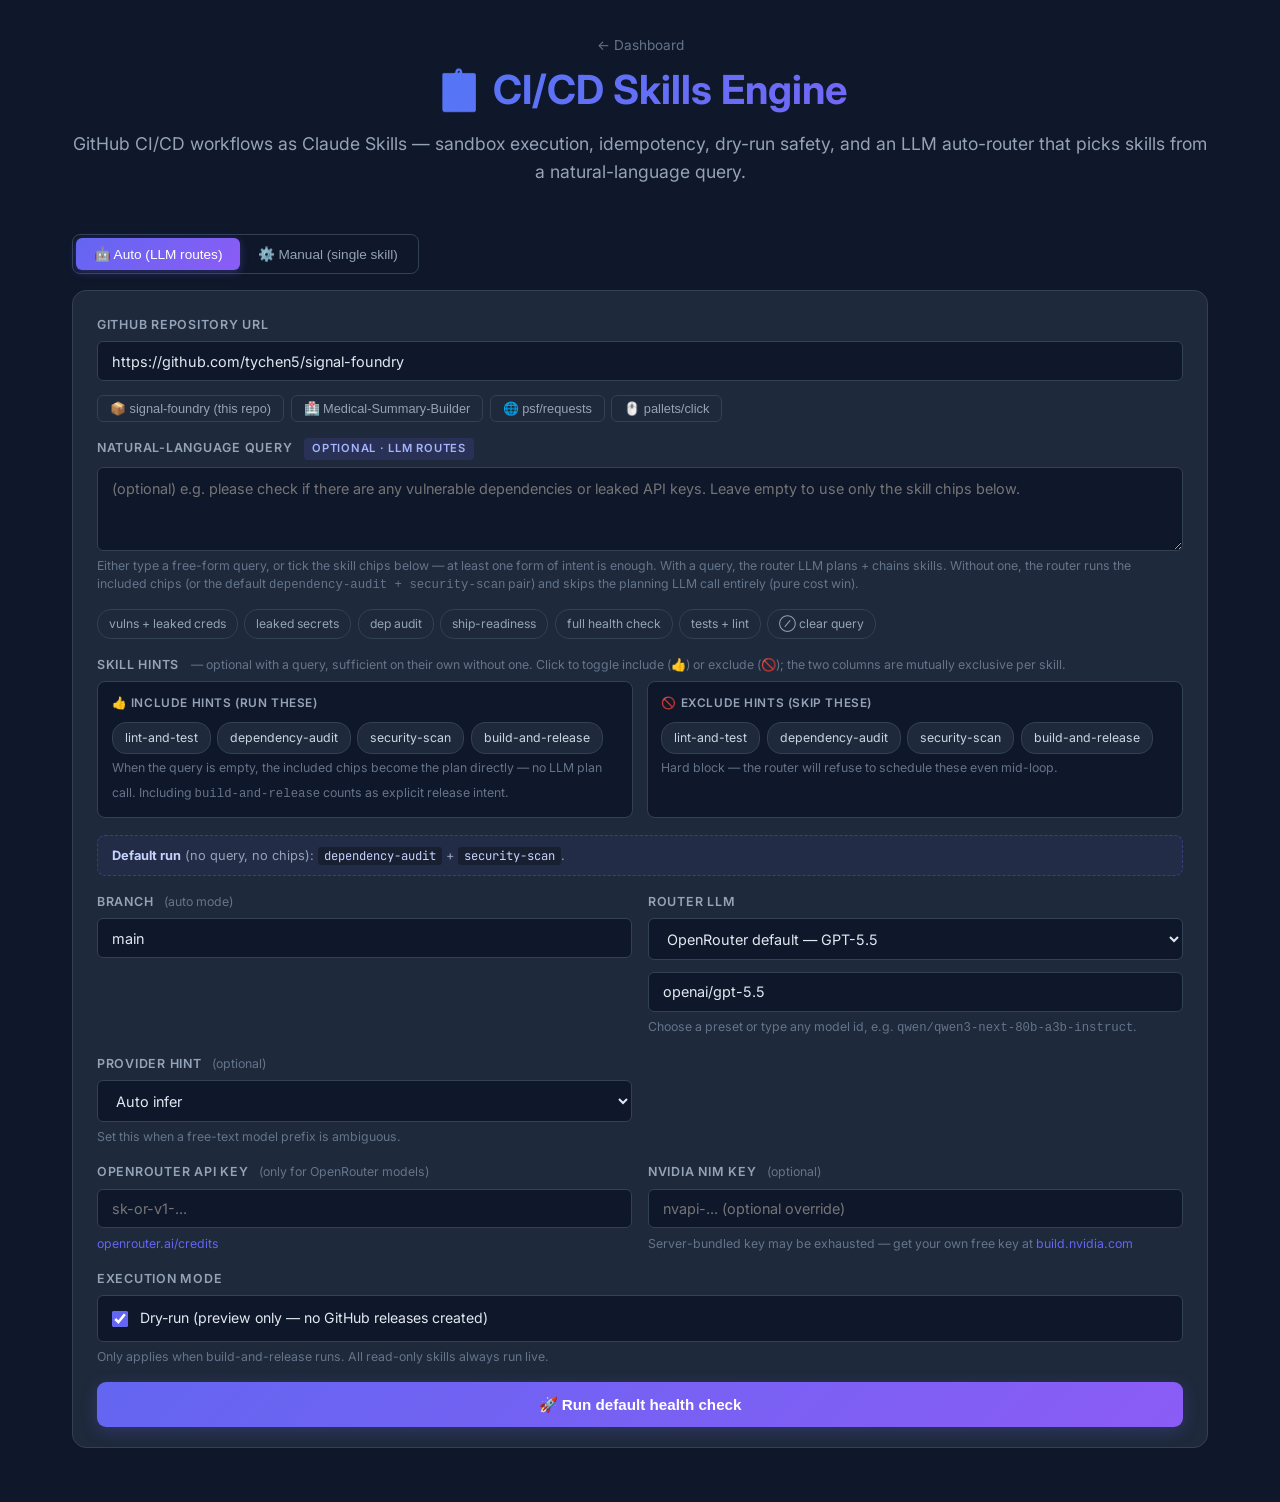
<file: templates/task1.html>
<!DOCTYPE html>
<html lang="en">
<head>
    <meta charset="UTF-8">
    <meta name="viewport" content="width=device-width, initial-scale=1.0">
    <title>CI/CD Skills — Signal-Foundry</title>
    <link rel="preconnect" href="https://fonts.googleapis.com">
    <link href="https://fonts.googleapis.com/css2?family=Inter:wght@400;500;600;700&family=JetBrains+Mono:wght@400;500&display=swap" rel="stylesheet">
    <link rel="stylesheet" href="/static/style.css">
    <style>
        /* ── Layout primitives ────────────────────────────────────────── */
        .skill-form { background: #1e293b; border: 1px solid #334155; border-radius: 14px; padding: 1.5rem 1.5rem 1.25rem; margin-bottom: 1.5rem; }
        .form-row { display: grid; grid-template-columns: 1fr 1fr; gap: 1rem; margin-bottom: 1rem; }
        .form-group { display: flex; flex-direction: column; gap: 0.4rem; }
        .form-group.full { grid-column: 1 / -1; }
        label { font-size: 0.78rem; font-weight: 600; color: #94a3b8; text-transform: uppercase; letter-spacing: 0.06em; }
        input[type="text"], input[type="url"], select, textarea { background: #0f172a; border: 1px solid #334155; border-radius: 6px; color: #e2e8f0; padding: 0.65rem 0.85rem; font-size: 0.9rem; width: 100%; box-sizing: border-box; font-family: inherit; }
        input:focus, select:focus, textarea:focus { outline: none; border-color: #6366f1; box-shadow: 0 0 0 2px rgba(99,102,241,0.18); }
        textarea { resize: vertical; min-height: 84px; line-height: 1.55; }
        small.hint-text { color: #64748b; font-size: 0.77rem; line-height: 1.45; }

        /* ── Mode toggle (auto vs manual) ─────────────────────────────── */
        .mode-toggle { display: inline-flex; background: #0f172a; border: 1px solid #334155; border-radius: 8px; padding: 3px; margin-bottom: 1rem; }
        .mode-toggle button { background: transparent; border: none; color: #94a3b8; padding: 0.5rem 1.1rem; border-radius: 6px; cursor: pointer; font-size: 0.85rem; font-weight: 500; transition: background 0.15s, color 0.15s; }
        .mode-toggle button.active { background: linear-gradient(135deg, #6366f1, #8b5cf6); color: white; box-shadow: 0 2px 8px rgba(99,102,241,0.35); }
        .mode-toggle button:hover:not(.active) { color: #e2e8f0; }
        .mode-tag { display: inline-block; font-size: 0.7rem; background: rgba(99,102,241,0.15); color: #a5b4fc; padding: 2px 8px; border-radius: 4px; margin-left: 0.5rem; vertical-align: middle; }

        /* ── Hint chips (include/exclude) ─────────────────────────────── */
        .hint-grid { display: grid; grid-template-columns: 1fr 1fr; gap: 0.85rem; }
        .hint-section { background: #0f172a; border: 1px solid #334155; border-radius: 8px; padding: 0.75rem 0.85rem; }
        .hint-section h5 { font-size: 0.74rem; font-weight: 600; color: #94a3b8; text-transform: uppercase; letter-spacing: 0.05em; margin-bottom: 0.55rem; }
        .hint-chips { display: flex; flex-wrap: wrap; gap: 0.4rem; }
        .hint-chip { background: #1e293b; border: 1px solid #334155; color: #cbd5e1; border-radius: 14px; padding: 0.32rem 0.75rem; font-size: 0.77rem; cursor: pointer; user-select: none; transition: all 0.15s; }
        .hint-chip:hover { border-color: #475569; }
        .hint-chip.active.include { background: rgba(34,197,94,0.18); border-color: rgba(34,197,94,0.55); color: #86efac; }
        .hint-chip.active.exclude { background: rgba(239,68,68,0.16); border-color: rgba(239,68,68,0.55); color: #fca5a5; text-decoration: line-through; }

        /* ── Dry-run row ──────────────────────────────────────────────── */
        .dry-run-row { display: flex; align-items: center; gap: 0.8rem; padding: 0.7rem 0.85rem; background: #0f172a; border-radius: 6px; border: 1px solid #334155; }
        .dry-run-row.danger { border-color: #ef4444; background: rgba(239,68,68,0.08); }
        .dry-run-row label { font-size: 0.88rem; text-transform: none; letter-spacing: 0; color: #e2e8f0; margin: 0; font-weight: 400; }
        .dry-run-row .warn { color: #ef4444; font-size: 0.78rem; margin-left: auto; display: none; }
        .dry-run-row.danger .warn { display: block; }
        input[type="checkbox"] { width: 1rem; height: 1rem; accent-color: #6366f1; cursor: pointer; }

        /* ── Run button ───────────────────────────────────────────────── */
        .run-btn { background: linear-gradient(135deg, #6366f1, #8b5cf6); color: white; border: none; border-radius: 9px; padding: 0.85rem 2rem; font-size: 0.95rem; font-weight: 600; cursor: pointer; width: 100%; transition: opacity 0.18s, transform 0.1s, box-shadow 0.18s; box-shadow: 0 4px 16px rgba(99,102,241,0.25); }
        .run-btn:hover:not(:disabled) { opacity: 0.95; transform: translateY(-1px); box-shadow: 0 6px 20px rgba(99,102,241,0.35); }
        .run-btn:disabled { opacity: 0.5; cursor: not-allowed; transform: none; box-shadow: none; }

        /* ── Result panel ─────────────────────────────────────────────── */
        .result-panel { display: none; background: #1e293b; border: 1px solid #334155; border-radius: 14px; padding: 1.5rem; }
        .result-panel.visible { display: block; }
        .result-header { display: flex; align-items: center; gap: 1rem; margin-bottom: 1rem; flex-wrap: wrap; }
        .status-badge { padding: 4px 12px; border-radius: 20px; font-size: 0.78rem; font-weight: 600; letter-spacing: 0.04em; }
        .status-badge.success { background: rgba(34,197,94,0.15); color: #22c55e; border: 1px solid rgba(34,197,94,0.3); }
        .status-badge.failed { background: rgba(239,68,68,0.15); color: #ef4444; border: 1px solid rgba(239,68,68,0.3); }
        .status-badge.running { background: rgba(99,102,241,0.18); color: #a5b4fc; border: 1px solid rgba(99,102,241,0.4); animation: pulse 1.5s ease-in-out infinite; }
        @keyframes pulse { 0%, 100% { opacity: 1; } 50% { opacity: 0.55; } }
        .meta-row { display: flex; gap: 1.5rem; font-size: 0.83rem; color: #64748b; margin-bottom: 1.1rem; flex-wrap: wrap; }
        .meta-item strong, .meta-row strong { color: #94a3b8; }

        /* Synthesis box (auto-router final answer) */
        .synthesis-box { background: linear-gradient(135deg, rgba(99,102,241,0.08), rgba(139,92,246,0.05)); border: 1px solid rgba(99,102,241,0.4); border-left: 4px solid #6366f1; border-radius: 0 10px 10px 0; padding: 1rem 1.15rem; margin-bottom: 1.25rem; font-size: 0.92rem; line-height: 1.65; color: #e2e8f0; }
        .synthesis-box .label { display: block; font-size: 0.7rem; text-transform: uppercase; letter-spacing: 0.06em; color: #a5b4fc; margin-bottom: 0.4rem; font-weight: 600; }
        .synthesis-box.skeleton { color: #64748b; font-style: italic; }

        /* Plan strip */
        .plan-strip { display: flex; align-items: center; gap: 0.5rem; flex-wrap: wrap; padding: 0.65rem 0.85rem; background: #0f172a; border: 1px dashed #334155; border-radius: 8px; margin-bottom: 1.1rem; font-size: 0.83rem; color: #94a3b8; }
        .plan-strip .plan-skill { background: rgba(99,102,241,0.12); border: 1px solid rgba(99,102,241,0.3); color: #c7d2fe; border-radius: 14px; padding: 2px 9px; font-family: 'JetBrains Mono', monospace; font-size: 0.78rem; }
        .plan-strip .plan-skill.executed { background: rgba(34,197,94,0.13); border-color: rgba(34,197,94,0.45); color: #86efac; }
        .plan-strip .arrow { color: #475569; font-size: 0.85rem; }

        /* Iteration timeline */
        .iterations-section { margin-bottom: 1.25rem; }
        .iterations-section h4 { font-size: 0.83rem; font-weight: 600; color: #94a3b8; text-transform: uppercase; letter-spacing: 0.05em; margin-bottom: 0.75rem; }
        .iter-card { background: #0f172a; border: 1px solid #334155; border-radius: 10px; padding: 0.95rem 1.1rem; margin-bottom: 0.75rem; transition: border-color 0.2s; }
        .iter-card.running { border-color: #6366f1; box-shadow: 0 0 0 2px rgba(99,102,241,0.12); }
        .iter-card.done { border-color: rgba(34,197,94,0.4); }
        .iter-card.failed { border-color: rgba(239,68,68,0.5); }
        .iter-head { display: flex; align-items: center; gap: 0.75rem; margin-bottom: 0.5rem; flex-wrap: wrap; }
        .iter-num { display: inline-flex; align-items: center; justify-content: center; width: 24px; height: 24px; background: linear-gradient(135deg, #6366f1, #8b5cf6); color: white; border-radius: 50%; font-size: 0.74rem; font-weight: 700; }
        .iter-skill { font-family: 'JetBrains Mono', monospace; font-size: 0.85rem; color: #c7d2fe; font-weight: 600; }
        .iter-status-pill { font-size: 0.7rem; font-weight: 600; padding: 2px 8px; border-radius: 10px; text-transform: uppercase; letter-spacing: 0.03em; }
        .iter-status-pill.clean, .iter-status-pill.success, .iter-status-pill.passed { background: rgba(34,197,94,0.14); color: #86efac; }
        .iter-status-pill.warnings, .iter-status-pill.partial { background: rgba(234,179,8,0.14); color: #fde68a; }
        .iter-status-pill.findings, .iter-status-pill.vulnerabilities_found, .iter-status-pill.failed { background: rgba(239,68,68,0.14); color: #fca5a5; }
        .iter-status-pill.running { background: rgba(99,102,241,0.18); color: #a5b4fc; }
        .iter-meta { font-size: 0.74rem; color: #64748b; margin-left: auto; }
        .iter-rationale { font-size: 0.83rem; color: #cbd5e1; line-height: 1.5; margin-bottom: 0.5rem; padding-left: 32px; }
        .iter-rationale .label { color: #64748b; font-size: 0.72rem; text-transform: uppercase; letter-spacing: 0.04em; margin-right: 0.4rem; }
        .iter-summary { font-size: 0.85rem; color: #e2e8f0; line-height: 1.55; padding-left: 32px; }
        .iter-decision { margin-top: 0.6rem; padding-left: 32px; font-size: 0.8rem; color: #94a3b8; }
        .iter-decision .action-pill { display: inline-block; font-family: 'JetBrains Mono', monospace; font-size: 0.72rem; padding: 1px 7px; border-radius: 8px; margin-right: 0.4rem; font-weight: 600; }
        .iter-decision .action-pill.continue { background: rgba(34,197,94,0.16); color: #86efac; }
        .iter-decision .action-pill.add_skill { background: rgba(234,179,8,0.18); color: #fde68a; }
        .iter-decision .action-pill.stop { background: rgba(99,102,241,0.18); color: #a5b4fc; }

        /* Skill detail */
        .skill-detail { margin-top: 0.55rem; padding-left: 32px; }
        .skill-detail h5 { font-size: 0.72rem; font-weight: 600; color: #64748b; text-transform: uppercase; letter-spacing: 0.05em; margin: 0.65rem 0 0.4rem; }
        .issues-table, .findings-table { width: 100%; border-collapse: collapse; font-size: 0.8rem; }
        .issues-table th, .findings-table th { background: #1e293b; color: #64748b; padding: 0.45rem 0.7rem; text-align: left; font-weight: 500; font-size: 0.72rem; text-transform: uppercase; letter-spacing: 0.04em; }
        .issues-table td, .findings-table td { padding: 0.45rem 0.7rem; border-top: 1px solid #1e293b; color: #cbd5e1; }
        .sev-critical { color: #ef4444; font-weight: 600; }
        .sev-high { color: #f97316; font-weight: 600; }
        .sev-medium { color: #eab308; }
        .sev-low { color: #22c55e; }
        .test-counts { display: flex; gap: 0.85rem; flex-wrap: wrap; }
        .count-item { text-align: center; padding: 0.55rem 0.95rem; background: #1e293b; border-radius: 7px; min-width: 75px; }
        .count-item .count { font-size: 1.25rem; font-weight: 700; }
        .count-item .label { font-size: 0.68rem; color: #64748b; letter-spacing: 0.04em; text-transform: uppercase; }
        .count-pass .count { color: #22c55e; }
        .count-fail .count { color: #ef4444; }
        .count-warn .count { color: #eab308; }
        .count-neutral .count { color: #94a3b8; }

        /* Skill executed highlight (for the demo brief) */
        .demo-highlight { background: linear-gradient(135deg, rgba(34,197,94,0.08), rgba(34,197,94,0.02)); border: 1px solid rgba(34,197,94,0.35); border-radius: 8px; padding: 0.6rem 0.85rem; margin-bottom: 1rem; font-size: 0.82rem; color: #cbd5e1; }
        .demo-highlight strong { color: #86efac; font-weight: 600; }
        .demo-highlight code { font-family: 'JetBrains Mono', monospace; background: rgba(0,0,0,0.3); padding: 1px 6px; border-radius: 3px; color: #86efac; font-size: 0.78rem; }

        /* Cost row */
        .cost-row { font-size: 0.78rem; color: #475569; margin-top: 1rem; padding-top: 0.75rem; border-top: 1px solid #1e293b; display: flex; gap: 1.5rem; flex-wrap: wrap; }
        .cost-row strong { color: #64748b; }

        /* Raw json */
        .raw-toggle { background: none; border: 1px solid #334155; color: #64748b; border-radius: 6px; padding: 0.4rem 0.75rem; font-size: 0.78rem; cursor: pointer; margin-top: 0.75rem; }
        .raw-toggle:hover { border-color: #475569; color: #94a3b8; }
        .raw-json { display: none; background: #0f172a; border-radius: 6px; padding: 1rem; font-family: 'JetBrains Mono', monospace; font-size: 0.72rem; color: #94a3b8; white-space: pre-wrap; overflow-x: auto; max-height: 400px; overflow-y: auto; margin-top: 0.5rem; }
        .raw-json.visible { display: block; }

        /* Spinner */
        .spinner { display: inline-block; width: 16px; height: 16px; border: 2px solid rgba(255,255,255,0.3); border-radius: 50%; border-top-color: white; animation: spin 0.8s linear infinite; vertical-align: middle; margin-right: 0.5rem; }
        @keyframes spin { to { transform: rotate(360deg); } }

        /* Demo query suggestions */
        .nl-examples { display: flex; flex-wrap: wrap; gap: 0.4rem; margin-top: 0.5rem; }
        .nl-example { background: #1e293b; border: 1px solid #334155; color: #94a3b8; border-radius: 14px; padding: 4px 11px; font-size: 0.76rem; cursor: pointer; transition: border-color 0.15s, color 0.15s; }
        .nl-example:hover { border-color: #6366f1; color: #c7d2fe; }

        /* Manual mode skill list */
        .manual-only { display: none; }
        body.manual-mode .auto-only { display: none; }
        body.manual-mode .manual-only { display: block; }

        /* Live "what will run" preview (auto mode, empty-query path) */
        .run-preview { font-size: 0.8rem; color: #94a3b8; line-height: 1.5; padding: 0.6rem 0.85rem; background: rgba(99,102,241,0.06); border: 1px dashed rgba(99,102,241,0.35); border-radius: 8px; display: none; }
        .run-preview.visible { display: block; }
        .run-preview strong { color: #c7d2fe; }
        .run-preview code { font-family: 'JetBrains Mono', monospace; background: rgba(0,0,0,0.3); padding: 1px 6px; border-radius: 3px; color: #c7d2fe; font-size: 0.76rem; }
        .cve-link { color: #60a5fa; text-decoration: none; font-size: 0.78rem; }
        .cve-link:hover { text-decoration: underline; }
        .no-issues { color: #22c55e; font-size: 0.85rem; padding: 0.4rem 0; }
        .changelog-box { background: #1e293b; border-radius: 6px; padding: 0.85rem; font-family: 'JetBrains Mono', monospace; font-size: 0.78rem; color: #cbd5e1; white-space: pre-wrap; max-height: 280px; overflow-y: auto; }

        /* Responsive */
        @media (max-width: 768px) {
            .form-row, .hint-grid { grid-template-columns: 1fr; }
            .iter-rationale, .iter-summary, .iter-decision, .skill-detail { padding-left: 0; }
        }
    </style>
</head>
<body>
    <div class="container">
        <header class="header">
            <a href="/" style="color:#64748b;font-size:0.85rem;text-decoration:none;">← Dashboard</a>
            <h1>📋 CI/CD Skills Engine</h1>
            <p>GitHub CI/CD workflows as Claude Skills — sandbox execution, idempotency, dry-run safety, and an LLM auto-router that picks skills from a natural-language query.</p>
        </header>

        <!-- ── Mode toggle ──────────────────────────────────────────── -->
        <div class="mode-toggle" role="tablist" aria-label="Execution mode">
            <button id="mode-auto" class="active" onclick="setMode('auto')">🤖 Auto (LLM routes)</button>
            <button id="mode-manual" onclick="setMode('manual')">⚙️ Manual (single skill)</button>
        </div>

        <div class="skill-form">
            <div class="form-row">
                <div class="form-group full">
                    <label>GitHub Repository URL</label>
                    <input type="url" id="repo-url" placeholder="https://github.com/owner/repo" value="https://github.com/tychen5/signal-foundry">
                    <div class="examples">
                        <button class="example-btn" onclick="document.getElementById('repo-url').value='https://github.com/tychen5/signal-foundry'">📦 signal-foundry (this repo)</button>
                        <button class="example-btn" onclick="document.getElementById('repo-url').value='https://github.com/tychen5/Medical-Summary-Builder'">🏥 Medical-Summary-Builder</button>
                        <button class="example-btn" onclick="document.getElementById('repo-url').value='https://github.com/psf/requests'">🌐 psf/requests</button>
                        <button class="example-btn" onclick="document.getElementById('repo-url').value='https://github.com/pallets/click'">🖱️ pallets/click</button>
                    </div>
                </div>
            </div>

            <!-- ── Auto-mode controls ───────────────────────────────── -->
            <div class="auto-only">
                <div class="form-row">
                    <div class="form-group full">
                        <label>Natural-language query <span class="mode-tag">optional · LLM routes</span></label>
                        <textarea id="nl-query" rows="2" placeholder="(optional) e.g. please check if there are any vulnerable dependencies or leaked API keys. Leave empty to use only the skill chips below."></textarea>
                        <small class="hint-text">Either type a free-form query, or tick the skill chips below — at least one form of intent is enough. With a query, the router LLM plans + chains skills. Without one, the router runs the included chips (or the default <code>dependency-audit + security-scan</code> pair) and skips the planning LLM call entirely (pure cost win).</small>
                        <div class="nl-examples">
                            <span class="nl-example" onclick="setQuery('please check if there are any vulnerable dependencies or CVEs and any leaked credentials in the source code')">vulns + leaked creds</span>
                            <span class="nl-example" onclick="setQuery('scan for leaked api keys, hardcoded secrets, or anything sensitive committed to the repo')">leaked secrets</span>
                            <span class="nl-example" onclick="setQuery('audit my dependencies for known CVEs and outdated packages')">dep audit</span>
                            <span class="nl-example" onclick="setQuery('is this repo safe to ship to production right now?')">ship-readiness</span>
                            <span class="nl-example" onclick="setQuery('do a full CI/CD health check on this repo')">full health check</span>
                            <span class="nl-example" onclick="setQuery('run the test suite and lint and report the failures')">tests + lint</span>
                            <span class="nl-example" onclick="setQuery('')" title="Clear the query — useful when you want to run only via the chips">⊘ clear query</span>
                        </div>
                    </div>
                </div>

                <div class="form-row">
                    <div class="form-group full">
                        <label>Skill hints <small class="hint-text" style="font-weight:400;text-transform:none;letter-spacing:0;margin-left:0.5rem;">— optional with a query, sufficient on their own without one. Click to toggle include (👍) or exclude (🚫); the two columns are mutually exclusive per skill.</small></label>
                        <div class="hint-grid">
                            <div class="hint-section">
                                <h5>👍 Include hints (run these)</h5>
                                <div class="hint-chips" id="include-chips">
                                    <span class="hint-chip" data-skill="lint-and-test">lint-and-test</span>
                                    <span class="hint-chip" data-skill="dependency-audit">dependency-audit</span>
                                    <span class="hint-chip" data-skill="security-scan">security-scan</span>
                                    <span class="hint-chip" data-skill="build-and-release">build-and-release</span>
                                </div>
                                <small class="hint-text" style="margin-top:0.45rem">When the query is empty, the included chips become the plan directly — no LLM plan call. Including <code>build-and-release</code> counts as explicit release intent.</small>
                            </div>
                            <div class="hint-section">
                                <h5>🚫 Exclude hints (skip these)</h5>
                                <div class="hint-chips" id="exclude-chips">
                                    <span class="hint-chip" data-skill="lint-and-test">lint-and-test</span>
                                    <span class="hint-chip" data-skill="dependency-audit">dependency-audit</span>
                                    <span class="hint-chip" data-skill="security-scan">security-scan</span>
                                    <span class="hint-chip" data-skill="build-and-release">build-and-release</span>
                                </div>
                                <small class="hint-text" style="margin-top:0.45rem">Hard block — the router will refuse to schedule these even mid-loop.</small>
                            </div>
                        </div>
                        <div class="run-preview" id="run-preview" style="margin-top:0.7rem"></div>
                    </div>
                </div>
            </div>

            <!-- ── Manual-mode controls ─────────────────────────────── -->
            <div class="manual-only">
                <div class="form-row">
                    <div class="form-group">
                        <label>Skill</label>
                        <select id="skill-select">
                            <option value="lint-and-test">lint-and-test — ruff/pytest or eslint/jest</option>
                            <option value="dependency-audit">dependency-audit — CVE check via OSV.dev</option>
                            <option value="security-scan">security-scan — secret regex + Bandit SAST</option>
                            <option value="build-and-release">build-and-release — changelog + tag/release</option>
                        </select>
                    </div>
                    <div class="form-group">
                        <label>Branch</label>
                        <input type="text" id="branch-manual" value="main" placeholder="main">
                    </div>
                </div>
            </div>

            <div class="form-row">
                <div class="form-group">
                    <label>Branch <small class="hint-text auto-only" style="font-weight:400;text-transform:none;letter-spacing:0;margin-left:0.4rem;">(auto mode)</small></label>
                    <input type="text" id="branch" value="main" placeholder="main">
                </div>
                <div class="form-group">
                    <label>Router LLM</label>
                    <select id="model-preset">
                        <option value="openai/gpt-5.5" data-provider="openrouter">OpenRouter default — GPT-5.5</option>
                        <option value="anthropic/claude-opus-4.7" data-provider="openrouter">OpenRouter — Claude Opus 4.7</option>
                        <option value="google/gemini-3.1-pro-preview" data-provider="openrouter">OpenRouter — Gemini 3.1 Pro Preview</option>
                        <option value="moonshotai/kimi-k2.6" data-provider="nvidia">NVIDIA free — Kimi K2.6</option>
                        <option value="z-ai/glm-5.1" data-provider="nvidia">NVIDIA — GLM 5.1</option>
                        <option value="deepseek-ai/deepseek-v4-pro" data-provider="nvidia">NVIDIA — DeepSeek V4 Pro</option>
                        <option value="minimaxai/minimax-m2.7" data-provider="nvidia">NVIDIA — MiniMax M2.7</option>
                        <option value="custom">Custom model id...</option>
                    </select>
                    <input type="text" id="model-select" value="openai/gpt-5.5" placeholder="publisher/model-name" style="margin-top:0.35rem">
                    <small class="hint-text">Choose a preset or type any model id, e.g. <code>qwen/qwen3-next-80b-a3b-instruct</code>.</small>
                </div>
                <div class="form-group">
                    <label>Provider hint <small class="hint-text" style="font-weight:400;text-transform:none;letter-spacing:0;margin-left:0.4rem;">(optional)</small></label>
                    <select id="provider-hint">
                        <option value="">Auto infer</option>
                        <option value="nvidia">NVIDIA NIM</option>
                        <option value="openrouter">OpenRouter</option>
                    </select>
                    <small class="hint-text">Set this when a free-text model prefix is ambiguous.</small>
                </div>
            </div>

            <div class="form-row">
                <div class="form-group">
                    <label>OpenRouter API Key <small class="hint-text" style="font-weight:400;text-transform:none;letter-spacing:0;margin-left:0.4rem;">(only for OpenRouter models)</small></label>
                    <input type="text" id="user-api-key" placeholder="sk-or-v1-...">
                    <small class="hint-text"><a href="https://openrouter.ai/credits" target="_blank" style="color:#6366f1;">openrouter.ai/credits</a></small>
                </div>
                <div class="form-group">
                    <label>NVIDIA NIM Key <small class="hint-text" style="font-weight:400;text-transform:none;letter-spacing:0;margin-left:0.4rem;">(optional)</small></label>
                    <input type="text" id="user-nvidia-key" placeholder="nvapi-... (optional override)">
                    <small class="hint-text">Server-bundled key may be exhausted — get your own free key at <a href="https://build.nvidia.com" target="_blank" style="color:#6366f1;">build.nvidia.com</a></small>
                </div>
            </div>

            <div class="form-row">
                <div class="form-group full">
                    <label>Execution mode</label>
                    <div class="dry-run-row" id="dry-run-row">
                        <input type="checkbox" id="dry-run" checked>
                        <label for="dry-run">Dry-run (preview only — no GitHub releases created)</label>
                        <span class="warn">⚠️ LIVE MODE — will create tags/releases</span>
                    </div>
                    <small class="hint-text">Only applies when build-and-release runs. All read-only skills always run live.</small>
                </div>
            </div>

            <button class="run-btn" id="run-btn" onclick="runRequest()">🚀 Run Auto-Router</button>
        </div>

        <!-- ── Result panel ─────────────────────────────────────────── -->
        <div class="result-panel" id="result-panel">
            <div class="result-header">
                <span class="status-badge" id="status-badge">—</span>
                <strong id="result-title">—</strong>
                <span id="trace-info" class="trace-info" style="display:none">
                    <span class="trace-id-pill" id="trace-id-pill" title="Click to copy" style="cursor:pointer" onclick="copyTraceId()"></span>
                    <a href="#" target="_blank" id="langsmith-link" class="trace-link" style="display:none">View in LangSmith ↗</a>
                </span>
            </div>

            <!-- Demo highlight strip — surfaces skill_executed for reviewers -->
            <div class="demo-highlight" id="demo-highlight" style="display:none">
                <strong>✓ LLM-selected skills:</strong>
                <span id="demo-highlight-skills"></span>
                <span style="color:#64748b;margin-left:0.5rem;font-size:0.78rem;">— see <code>skill_executed</code> field in raw JSON for reviewer verification.</span>
            </div>

            <!-- Synthesis (auto mode only) -->
            <div class="synthesis-box" id="synthesis-box" style="display:none">
                <span class="label">🧠 Auto-Router Synthesis</span>
                <span id="synthesis-text">—</span>
            </div>

            <!-- Plan strip (auto mode only) -->
            <div class="plan-strip" id="plan-strip" style="display:none">
                <span style="color:#64748b;font-size:0.78rem;text-transform:uppercase;letter-spacing:0.04em;">Plan:</span>
                <span id="plan-skills"></span>
                <span id="plan-confidence" style="margin-left:auto;color:#64748b;"></span>
            </div>

            <!-- Live progress trace -->
            <div class="live-trace" id="live-trace" style="display:none">
                <h4>📡 Engine Progress</h4>
                <ul id="live-events" class="live-events"></ul>
            </div>

            <div class="meta-row" id="meta-row"></div>

            <!-- Iteration timeline (auto mode) -->
            <div class="iterations-section" id="iterations-section" style="display:none">
                <h4>📊 Iteration Timeline</h4>
                <div id="iterations-container"></div>
            </div>

            <!-- Single skill detail (manual mode) -->
            <div id="manual-summary-section"></div>
            <div id="manual-detail-section"></div>

            <div class="cost-row" id="cost-row"></div>
            <button class="raw-toggle" onclick="toggleRaw()">Show raw JSON</button>
            <div class="raw-json" id="raw-json"></div>
        </div>
    </div>

    <script>
        // ────────────────────────────────────────────────────────────────
        // State
        // ────────────────────────────────────────────────────────────────
        let _mode = 'auto';
        let _includeHints = new Set();
        let _excludeHints = new Set();
        let _lastResult = null;
        let _iterationsByNum = {};   // iteration int → DOM card

        // ────────────────────────────────────────────────────────────────
        // Mode toggle
        // ────────────────────────────────────────────────────────────────
        function setMode(mode) {
            _mode = mode;
            const btnAuto = document.getElementById('mode-auto');
            const btnManual = document.getElementById('mode-manual');
            const runBtn = document.getElementById('run-btn');
            const previewEl = document.getElementById('run-preview');
            if (mode === 'auto') {
                document.body.classList.remove('manual-mode');
                btnAuto.classList.add('active');
                btnManual.classList.remove('active');
                if (previewEl) previewEl.classList.add('visible');
                updateRunPreview();  // recompute label for the current state
            } else {
                document.body.classList.add('manual-mode');
                btnAuto.classList.remove('active');
                btnManual.classList.add('active');
                runBtn.textContent = '🚀 Run Single Skill';
                if (previewEl) previewEl.classList.remove('visible');
                // Show dry-run row only for build-and-release in manual mode
                updateDryRunVisibility();
            }
        }

        function updateDryRunVisibility() {
            const dryRunRow = document.getElementById('dry-run-row').closest('.form-group');
            if (_mode === 'manual') {
                const skill = document.getElementById('skill-select').value;
                dryRunRow.style.display = (skill === 'build-and-release') ? 'flex' : 'none';
            } else {
                // Auto mode: always show — user might be asking for release
                dryRunRow.style.display = 'flex';
            }
        }

        // ────────────────────────────────────────────────────────────────
        // Hint chips
        // ────────────────────────────────────────────────────────────────
        function setupChipBindings() {
            document.querySelectorAll('#include-chips .hint-chip').forEach(chip => {
                chip.addEventListener('click', () => toggleHint(chip, 'include'));
            });
            document.querySelectorAll('#exclude-chips .hint-chip').forEach(chip => {
                chip.addEventListener('click', () => toggleHint(chip, 'exclude'));
            });
        }

        function toggleHint(chip, kind) {
            const skill = chip.dataset.skill;
            const otherSet = (kind === 'include') ? _excludeHints : _includeHints;
            const thisSet = (kind === 'include') ? _includeHints : _excludeHints;
            const otherChip = document.querySelector(
                `#${kind === 'include' ? 'exclude' : 'include'}-chips .hint-chip[data-skill="${skill}"]`
            );

            if (thisSet.has(skill)) {
                thisSet.delete(skill);
                chip.classList.remove('active', kind);
            } else {
                thisSet.add(skill);
                chip.classList.add('active', kind);
                // Mutually exclusive: clearing the OTHER hint if it was set
                if (otherSet.has(skill)) {
                    otherSet.delete(skill);
                    if (otherChip) otherChip.classList.remove('active', kind === 'include' ? 'exclude' : 'include');
                }
            }
            updateRunPreview();
        }

        function setQuery(text) {
            document.getElementById('nl-query').value = text;
            updateRunPreview();
        }

        // Live "what will the router do?" hint. Mirrors the server-side branching
        // in `auto_router.run_auto_router`:
        //   - query present  → LLM plans (skills unknown until run-time)
        //   - query empty + include hints → those chips ARE the plan
        //   - query empty + no include → default pair (minus excludes)
        //   - everything excluded → blocked
        function updateRunPreview() {
            if (_mode !== 'auto') return;
            const previewEl = document.getElementById('run-preview');
            const queryEl = document.getElementById('nl-query');
            if (!previewEl || !queryEl) return;
            const query = (queryEl.value || '').trim();
            const inc = [..._includeHints];
            const exc = [..._excludeHints];

            let msg = '';
            if (query && inc.length) {
                msg = `<strong>LLM-routed</strong> from your query, with <code>${inc.join('</code> + <code>')}</code> pinned to the front of the plan.`;
            } else if (query) {
                msg = `<strong>LLM-routed</strong> — the router picks the skill order from your query.${exc.length ? ` Hard-excluded: <code>${exc.join('</code> <code>')}</code>.` : ''}`;
            } else if (inc.length) {
                // Hint-only mode — server skips the plan LLM call entirely.
                const filtered = inc.filter(s => !exc.includes(s));
                msg = `<strong>Hint-only run</strong> (no LLM plan call): <code>${filtered.join('</code> → <code>')}</code>.${exc.length ? ` Excluded: <code>${exc.filter(s=>!filtered.includes(s)).join('</code> <code>')}</code>.` : ''}`;
            } else {
                // No query AND no include hints. Server falls back to the safe default pair.
                const defaults = ['dependency-audit', 'security-scan'].filter(s => !exc.includes(s));
                if (defaults.length) {
                    msg = `<strong>Default run</strong> (no query, no chips): <code>${defaults.join('</code> + <code>')}</code>${exc.length ? `, with <code>${exc.join('</code> <code>')}</code> excluded` : ''}.`;
                } else {
                    msg = `<strong>⚠ Nothing to run</strong> — every skill is excluded. Untick a chip or add an include / query.`;
                }
            }
            previewEl.innerHTML = msg;
            previewEl.classList.add('visible');

            // Reflect the chosen mode in the run button label.
            const runBtn = document.getElementById('run-btn');
            if (runBtn && !runBtn.disabled) {
                runBtn.textContent = query
                    ? '🚀 Run Auto-Router'
                    : (inc.length ? '🚀 Run selected skills' : '🚀 Run default health check');
            }
        }

        // ────────────────────────────────────────────────────────────────
        // Shared persistence
        // ────────────────────────────────────────────────────────────────
        function hydrateSharedControls() {
            const modelSelect = document.getElementById('model-select');
            const modelPreset = document.getElementById('model-preset');
            const providerHint = document.getElementById('provider-hint');
            const apiKeyInput = document.getElementById('user-api-key');
            const nvidiaKeyInput = document.getElementById('user-nvidia-key');
            const savedModel = sessionStorage.getItem('sf_model_id');
            const savedProvider = sessionStorage.getItem('sf_provider_hint');
            const savedKey = sessionStorage.getItem('sf_openrouter_key');
            const savedNvidiaKey = sessionStorage.getItem('sf_nvidia_key');
            if (savedModel) modelSelect.value = savedModel;
            if (savedProvider && providerHint) providerHint.value = savedProvider;
            if (savedKey) apiKeyInput.value = savedKey;
            if (savedNvidiaKey && nvidiaKeyInput) nvidiaKeyInput.value = savedNvidiaKey;
            syncModelPresetFromInput();
            modelPreset.addEventListener('change', applyModelPreset);
            modelSelect.addEventListener('change', () => { sessionStorage.setItem('sf_model_id', modelSelect.value); syncModelPresetFromInput(); });
            modelSelect.addEventListener('input', () => { sessionStorage.setItem('sf_model_id', modelSelect.value); syncModelPresetFromInput(); });
            if (providerHint) providerHint.addEventListener('change', () => sessionStorage.setItem('sf_provider_hint', providerHint.value));
            apiKeyInput.addEventListener('input', () => sessionStorage.setItem('sf_openrouter_key', apiKeyInput.value));
            if (nvidiaKeyInput) {
                nvidiaKeyInput.addEventListener('input', () => sessionStorage.setItem('sf_nvidia_key', nvidiaKeyInput.value));
            }
        }

        function applyModelPreset() {
            const preset = document.getElementById('model-preset');
            const modelSelect = document.getElementById('model-select');
            const providerHint = document.getElementById('provider-hint');
            const selected = preset.selectedOptions[0];
            if (!selected || preset.value === 'custom') return;
            modelSelect.value = preset.value;
            sessionStorage.setItem('sf_model_id', modelSelect.value);
            if (providerHint && selected.dataset.provider) {
                providerHint.value = selected.dataset.provider;
                sessionStorage.setItem('sf_provider_hint', providerHint.value);
            }
        }

        function syncModelPresetFromInput() {
            const preset = document.getElementById('model-preset');
            const modelId = (document.getElementById('model-select').value || '').trim();
            const match = Array.from(preset.options).find(opt => opt.value === modelId);
            preset.value = match ? match.value : 'custom';
        }

        document.getElementById('dry-run').addEventListener('change', function() {
            document.getElementById('dry-run-row').classList.toggle('danger', !this.checked);
        });
        document.getElementById('skill-select').addEventListener('change', updateDryRunVisibility);

        setupChipBindings();
        hydrateSharedControls();
        document.getElementById('nl-query').addEventListener('input', updateRunPreview);
        setMode('auto');
        updateRunPreview();

        // ────────────────────────────────────────────────────────────────
        // Run dispatch
        // ────────────────────────────────────────────────────────────────
        async function runRequest() {
            const btn = document.getElementById('run-btn');
            const repoUrl = document.getElementById('repo-url').value.trim();
            const modelId = document.getElementById('model-select').value.trim();
            const providerHint = (document.getElementById('provider-hint') || {}).value || '';
            const apiKey = document.getElementById('user-api-key').value.trim();
            const nvidiaKey = (document.getElementById('user-nvidia-key') || {}).value || '';
            const dryRun = document.getElementById('dry-run').checked;

            if (!repoUrl) { alert('Please enter a GitHub repository URL.'); return; }

            const model = { model_id: modelId };
            if (providerHint) model.provider = providerHint;
            if (apiKey) model.user_openrouter_key = apiKey;
            if (nvidiaKey.trim()) model.user_nvidia_key = nvidiaKey.trim();

            resetResultPanel();
            btn.disabled = true;
            btn.innerHTML = '<span class="spinner"></span>Running…';

            try {
                if (_mode === 'auto') {
                    const branch = document.getElementById('branch').value.trim() || 'main';
                    const query = document.getElementById('nl-query').value.trim();
                    // No NL query AND no include hint AND every skill excluded ⇒ nothing to run.
                    // Anything else is valid: pure-query mode, pure-chip mode, hint-only with
                    // some chips excluded, or even "no query and no hints" (defaults to the
                    // safe dep-audit + security-scan pair).
                    const hasExcludedEverything = _excludeHints.size >= 4;
                    if (!query && _includeHints.size === 0 && hasExcludedEverything) {
                        alert("Every skill is excluded — there's nothing left for the router to run. Untick at least one exclude chip or add an include / query.");
                        btn.disabled = false;
                        btn.textContent = '🚀 Run Auto-Router';
                        return;
                    }
                    const payload = {
                        repo_url: repoUrl,
                        branch,
                        natural_language_query: query,  // may be empty — server treats as hint-only mode
                        include_skills_hint: [..._includeHints],
                        exclude_skills_hint: [..._excludeHints],
                        dry_run: dryRun,
                        model,
                    };
                    await streamAuto(payload);
                } else {
                    const branch = document.getElementById('branch-manual').value.trim() || 'main';
                    const skill = document.getElementById('skill-select').value;
                    const payload = {
                        repo_url: repoUrl,
                        branch,
                        skill_name: skill,
                        dry_run: (skill === 'build-and-release') ? dryRun : true,
                        model,
                    };
                    await streamManual(payload);
                }
            } catch (err) {
                renderError(err);
            } finally {
                btn.disabled = false;
                btn.textContent = (_mode === 'auto') ? '🚀 Run Auto-Router' : '🚀 Run Single Skill';
            }
        }

        function resetResultPanel() {
            const panel = document.getElementById('result-panel');
            const liveTrace = document.getElementById('live-trace');
            const liveEvents = document.getElementById('live-events');
            panel.classList.add('visible');
            document.getElementById('status-badge').className = 'status-badge running';
            document.getElementById('status-badge').textContent = 'RUNNING';
            document.getElementById('result-title').textContent = (_mode === 'auto') ? 'Auto-router is planning…' : 'Skill engine is processing…';
            document.getElementById('meta-row').innerHTML = '';
            document.getElementById('synthesis-box').style.display = 'none';
            document.getElementById('plan-strip').style.display = 'none';
            document.getElementById('demo-highlight').style.display = 'none';
            document.getElementById('iterations-section').style.display = 'none';
            document.getElementById('iterations-container').innerHTML = '';
            document.getElementById('manual-summary-section').innerHTML = '';
            document.getElementById('manual-detail-section').innerHTML = '';
            document.getElementById('cost-row').innerHTML = '';
            document.getElementById('raw-json').classList.remove('visible');
            document.getElementById('raw-json').textContent = '';
            liveEvents.innerHTML = '';
            liveTrace.style.display = 'block';
            _iterationsByNum = {};
            panel.scrollIntoView({behavior:'smooth', block:'start'});
        }

        // ────────────────────────────────────────────────────────────────
        // Auto-router stream
        // ────────────────────────────────────────────────────────────────
        async function streamAuto(payload) {
            const resp = await fetch('/api/v1/skills/auto/stream', {
                method: 'POST',
                headers: { 'Content-Type': 'application/json', 'Accept': 'text/event-stream' },
                body: JSON.stringify(payload),
            });
            if (!resp.ok || !resp.body) {
                renderError(await parseHttpError(resp));
                return;
            }
            const reader = resp.body.getReader();
            const decoder = new TextDecoder();
            let buf = '';
            let finalData = null, finalErr = null;

            while (true) {
                const { value, done } = await reader.read();
                if (done) break;
                buf += decoder.decode(value, { stream: true });
                const lines = buf.split('\n');
                buf = lines.pop() || '';
                for (const ln of lines) {
                    if (!ln.startsWith('data: ')) continue;
                    let ev;
                    try { ev = JSON.parse(ln.slice(6)); } catch (_) { continue; }
                    handleAutoEvent(ev);
                    if (ev.event === 'result' && ev.result) finalData = ev.result;
                    if (ev.event === 'error') finalErr = ev;
                }
            }
            if (finalData) {
                _lastResult = finalData;
                renderAutoFinal(finalData);
            } else if (finalErr) {
                renderError(finalErr);
            }
        }

        function handleAutoEvent(ev) {
            appendLiveEvent(ev);
            const ts = new Date().toLocaleTimeString();

            if (ev.event === 'plan_done') {
                renderPlanStrip(ev);
            } else if (ev.event === 'iteration_start') {
                openIterationCard(ev);
            } else if (ev.event === 'iteration_skill_done') {
                completeIterationCard(ev);
            } else if (ev.event === 'iteration_decision') {
                appendDecisionToCard(ev);
            } else if (ev.event === 'synthesize_start') {
                const sb = document.getElementById('synthesis-box');
                sb.style.display = 'block';
                sb.classList.add('skeleton');
                document.getElementById('synthesis-text').textContent = 'Auto-router is synthesizing the final answer…';
            }
        }

        function renderPlanStrip(ev) {
            const strip = document.getElementById('plan-strip');
            const skillsContainer = document.getElementById('plan-skills');
            const confEl = document.getElementById('plan-confidence');
            skillsContainer.innerHTML = '';
            (ev.plan || []).forEach((skill, idx) => {
                const span = document.createElement('span');
                span.className = 'plan-skill';
                span.id = `plan-skill-${skill}`;
                span.textContent = skill;
                skillsContainer.appendChild(span);
                if (idx < (ev.plan.length - 1)) {
                    const arrow = document.createElement('span');
                    arrow.className = 'arrow';
                    arrow.textContent = '→';
                    skillsContainer.appendChild(arrow);
                }
            });
            confEl.textContent = `intent: ${ev.overall_intent || 'n/a'} · plan conf: ${Math.round((ev.confidence||0)*100)}%`;
            strip.style.display = 'flex';

            // Reveal the iterations section now that we know we'll have at least one
            document.getElementById('iterations-section').style.display = 'block';
        }

        function openIterationCard(ev) {
            const card = document.createElement('div');
            card.className = 'iter-card running';
            card.id = `iter-card-${ev.iteration}`;
            card.innerHTML = `
                <div class="iter-head">
                    <span class="iter-num">${ev.iteration}</span>
                    <span class="iter-skill">${escHtml(ev.skill || '')}</span>
                    <span class="iter-status-pill running">running</span>
                    <span class="iter-meta">⏳ executing…</span>
                </div>
                ${ev.rationale ? `<div class="iter-rationale"><span class="label">Why:</span>${escHtml(ev.rationale)}</div>` : ''}
                <div class="iter-summary" id="iter-summary-${ev.iteration}" style="display:none"></div>
                <div class="skill-detail" id="iter-detail-${ev.iteration}" style="display:none"></div>
                <div class="iter-decision" id="iter-decision-${ev.iteration}" style="display:none"></div>
            `;
            document.getElementById('iterations-container').appendChild(card);
            _iterationsByNum[ev.iteration] = card;
            // Mark the plan-strip skill as executing
            const planChip = document.getElementById(`plan-skill-${ev.skill}`);
            if (planChip) planChip.classList.add('executed');
        }

        function completeIterationCard(ev) {
            const card = _iterationsByNum[ev.iteration];
            if (!card) return;
            card.classList.remove('running');
            card.classList.add('done');
            const head = card.querySelector('.iter-head');
            const pill = head.querySelector('.iter-status-pill');
            pill.classList.remove('running');
            const status = (ev.status || '').toLowerCase();
            pill.classList.add(status || 'success');
            pill.textContent = ev.status || 'done';
            head.querySelector('.iter-meta').textContent = `${(ev.cache_hit ? '⚡ cache · ' : '')}${ev.latency_ms || 0} ms`;

            const summaryDiv = document.getElementById(`iter-summary-${ev.iteration}`);
            if (ev.summary_preview) {
                summaryDiv.textContent = ev.summary_preview;
                summaryDiv.style.display = 'block';
            }
        }

        function appendDecisionToCard(ev) {
            const card = _iterationsByNum[ev.iteration];
            if (!card) return;
            const decisionDiv = document.getElementById(`iter-decision-${ev.iteration}`);
            const action = ev.action || 'stop';
            const label = action === 'continue' ? 'Continue plan' : (action === 'add_skill' ? 'Pivot — add skill' : 'Stop');
            decisionDiv.innerHTML = `<span class="action-pill ${action}">${label.toUpperCase()}</span>${escHtml(ev.reasoning || '')}` +
                (ev.next_skill ? ` <span style="color:#64748b">→</span> <code style="color:#c7d2fe;font-family:'JetBrains Mono',monospace;font-size:0.8rem">${escHtml(ev.next_skill)}</code>` : '') +
                ` <span style="color:#475569;margin-left:0.5rem;font-size:0.75rem">(conf ${Math.round((ev.confidence||0)*100)}%)</span>`;
            decisionDiv.style.display = 'block';
        }

        function renderAutoFinal(data) {
            const r = data.result || {};
            const status = (data.status === 'success') ? 'SUCCESS' : 'FAILED';
            const badge = document.getElementById('status-badge');
            badge.className = 'status-badge ' + (status === 'SUCCESS' ? 'success' : 'failed');
            badge.textContent = status;

            document.getElementById('result-title').textContent =
                `Auto-router executed ${(r.skills_executed || []).length} skill${(r.skills_executed || []).length === 1 ? '' : 's'}` +
                (r.terminated_reason ? ` (${r.terminated_reason})` : '');

            // Reviewer demo highlight
            const skillsExecuted = r.skills_executed || r.skill_executed || [];
            if (skillsExecuted.length) {
                document.getElementById('demo-highlight').style.display = 'block';
                document.getElementById('demo-highlight-skills').innerHTML =
                    skillsExecuted.map(s => `<code>${escHtml(s)}</code>`).join(' + ');
            }

            // Synthesis
            if (r.final_synthesis) {
                const sb = document.getElementById('synthesis-box');
                sb.classList.remove('skeleton');
                sb.style.display = 'block';
                document.getElementById('synthesis-text').textContent = r.final_synthesis;
            }

            // Trace info
            renderTrace(data);

            // Meta row
            const lat = data.latency_ms ? `<span><strong>Latency:</strong> ${Math.round(data.latency_ms)} ms</span>` : '';
            const iters = `<span><strong>Iterations:</strong> ${r.iterations_used || 0}</span>`;
            const sha = r.commit_sha ? `<span><strong>Commit:</strong> <code>${escHtml(r.commit_sha)}</code></span>` : '';
            const branch = r.branch ? `<span><strong>Branch:</strong> ${escHtml(r.branch)}</span>` : '';
            const planConf = r.plan_confidence ? `<span><strong>Plan conf:</strong> ${Math.round(r.plan_confidence*100)}%</span>` : '';
            document.getElementById('meta-row').innerHTML = [iters, lat, sha, branch, planConf].filter(Boolean).join('');

            // Per-iteration deep details (skill data tables, etc.)
            (r.steps || []).forEach(step => {
                const detail = document.getElementById(`iter-detail-${step.iteration}`);
                if (!detail) return;
                detail.innerHTML = renderSkillDetail(step.skill_executed, step.raw_result || {});
                detail.style.display = 'block';
            });

            // Cost
            const cost = (data.cost_metadata || {}).cost_usd;
            const tokens = (data.cost_metadata || {}).tokens_in;
            const calls = (data.cost_metadata || {}).calls;
            document.getElementById('cost-row').innerHTML = [
                cost !== undefined ? `<span><strong>Cost:</strong> $${Number(cost).toFixed(6)}</span>` : '',
                tokens ? `<span><strong>Tokens in:</strong> ${tokens}</span>` : '',
                calls ? `<span><strong>LLM calls:</strong> ${calls}</span>` : '',
                r.terminated_reason ? `<span><strong>Stop reason:</strong> ${escHtml(r.terminated_reason)}</span>` : '',
            ].filter(Boolean).join('');

            document.getElementById('raw-json').textContent = JSON.stringify(data, null, 2);
        }

        // ────────────────────────────────────────────────────────────────
        // Manual single-skill stream (uses existing /skills/stream)
        // ────────────────────────────────────────────────────────────────
        async function streamManual(payload) {
            const resp = await fetch('/api/v1/skills/stream', {
                method: 'POST',
                headers: { 'Content-Type': 'application/json', 'Accept': 'text/event-stream' },
                body: JSON.stringify(payload),
            });
            if (!resp.ok || !resp.body) {
                renderError(await parseHttpError(resp));
                return;
            }
            const reader = resp.body.getReader();
            const decoder = new TextDecoder();
            let buf = '';
            let finalData = null, finalErr = null;
            while (true) {
                const { value, done } = await reader.read();
                if (done) break;
                buf += decoder.decode(value, { stream: true });
                const lines = buf.split('\n');
                buf = lines.pop() || '';
                for (const ln of lines) {
                    if (!ln.startsWith('data: ')) continue;
                    let ev;
                    try { ev = JSON.parse(ln.slice(6)); } catch (_) { continue; }
                    appendLiveEvent(ev);
                    if (ev.event === 'result' && ev.result) finalData = ev.result;
                    if (ev.event === 'error') finalErr = ev;
                }
            }
            if (finalData) {
                _lastResult = finalData;
                renderManualFinal(finalData);
            } else if (finalErr) {
                renderError(finalErr);
            }
        }

        function renderManualFinal(data) {
            const badge = document.getElementById('status-badge');
            badge.className = 'status-badge ' + (data.status === 'failed' ? 'failed' : 'success');
            badge.textContent = (data.status === 'failed') ? 'FAILED' : 'SUCCESS';

            const r = data.result || {};
            document.getElementById('result-title').textContent = r.skill || '—';

            document.getElementById('demo-highlight').style.display = 'block';
            document.getElementById('demo-highlight-skills').innerHTML =
                `<code>${escHtml(r.skill || '')}</code>`;

            renderTrace(data);

            const lang = r.language ? `<span><strong>Language:</strong> ${escHtml(r.language)}</span>` : '';
            const sha = r.commit_sha ? `<span><strong>Commit:</strong> <code>${escHtml(r.commit_sha)}</code></span>` : '';
            const branch = r.branch ? `<span><strong>Branch:</strong> ${escHtml(r.branch)}</span>` : '';
            const lat = data.latency_ms ? `<span><strong>Latency:</strong> ${Math.round(data.latency_ms)} ms</span>` : '';
            const conf = r.match_confidence ? `<span><strong>Match:</strong> ${Math.round(r.match_confidence * 100)}%</span>` : '';
            document.getElementById('meta-row').innerHTML = [lang, sha, branch, lat, conf].filter(Boolean).join('');

            if (r.summary) {
                document.getElementById('manual-summary-section').innerHTML =
                    `<div class="synthesis-box" style="display:block"><span class="label">Summary</span>${escHtml(r.summary)}</div>`;
            }
            document.getElementById('manual-detail-section').innerHTML = renderSkillDetail(r.skill, r);

            const cost = (data.cost_metadata || {}).cost_usd;
            const tokens = (data.cost_metadata || {}).tokens_in;
            document.getElementById('cost-row').innerHTML = cost !== undefined
                ? `<span><strong>Cost:</strong> $${Number(cost).toFixed(6)}</span><span><strong>Tokens in:</strong> ${tokens || '—'}</span>`
                : '';
            document.getElementById('raw-json').textContent = JSON.stringify(data, null, 2);
        }

        // ────────────────────────────────────────────────────────────────
        // Trace info pill
        // ────────────────────────────────────────────────────────────────
        function renderTrace(data) {
            const traceInfo = document.getElementById('trace-info');
            const tracePill = document.getElementById('trace-id-pill');
            const lsLink = document.getElementById('langsmith-link');
            if (data.trace_id) {
                tracePill.textContent = 'trace: ' + data.trace_id.slice(0, 8);
                tracePill.title = 'Click to copy: ' + data.trace_id;
                tracePill.onclick = () => navigator.clipboard.writeText(data.trace_id).then(() => {
                    const orig = tracePill.textContent;
                    tracePill.textContent = '✓ copied';
                    setTimeout(() => { tracePill.textContent = orig; }, 1200);
                });
                traceInfo.style.display = 'inline-flex';
            } else {
                traceInfo.style.display = 'none';
            }
            if (data.langsmith_trace_url) {
                lsLink.href = data.langsmith_trace_url;
                lsLink.style.display = 'inline-block';
            } else {
                lsLink.style.display = 'none';
            }
        }

        function copyTraceId() {
            const pill = document.getElementById('trace-id-pill');
            const txt = (pill.title || '').replace(/^Click to copy:\s*/i, '');
            if (navigator.clipboard && txt) navigator.clipboard.writeText(txt);
        }

        // ────────────────────────────────────────────────────────────────
        // Live events (SSE feed)
        // ────────────────────────────────────────────────────────────────
        function appendLiveEvent(ev) {
            const list = document.getElementById('live-events');
            if (!list) return;
            const li = document.createElement('li');
            li.className = 'live-event live-event-' + ev.event;
            const ts = new Date().toLocaleTimeString();
            let text = `[${ts}] `;

            if (ev.event === 'stream_start')              text += `🔌 stream open · trace ${ev.trace_id ? ev.trace_id.slice(0,8) : ''}`;
            else if (ev.event === 'auto_router_start')    text += `🤖 auto-router · query="${(ev.query||'').slice(0,80)}" · model=${ev.model || 'default'}`;
            else if (ev.event === 'plan_done')            text += `📋 plan: [${(ev.plan||[]).join(' → ')}] · conf ${Math.round((ev.confidence||0)*100)}%`;
            else if (ev.event === 'iteration_start')      text += `▶️ iter ${ev.iteration} · ${ev.skill}${ev.rationale ? ' · ' + ev.rationale.slice(0,80) : ''}`;
            else if (ev.event === 'skill_progress')       text += `   └─ ${ev.inner ? ev.inner.event : ''}${ev.inner && ev.inner.summary_preview ? ': ' + ev.inner.summary_preview.slice(0,60) : ''}`;
            else if (ev.event === 'iteration_skill_done') text += `✓ iter ${ev.iteration} done · ${ev.skill} · status=${ev.status}${ev.cache_hit ? ' (cache)' : ''} · ${ev.latency_ms||0} ms`;
            else if (ev.event === 'iteration_decision')   text += `🧭 iter ${ev.iteration} decision: ${ev.action}${ev.next_skill ? ' → ' + ev.next_skill : ''} · ${(ev.reasoning||'').slice(0,80)}`;
            else if (ev.event === 'synthesize_start')     text += `📝 synthesizing final answer…`;
            else if (ev.event === 'synthesize_done')      text += `✓ synthesis ready · ${(ev.synthesis_preview||'').slice(0,80)}…`;
            else if (ev.event === 'auto_router_complete') text += `🏁 auto-router done · skills=[${(ev.skills_executed||[]).join(', ')}] · ${ev.iterations_used} iters · $${(ev.total_cost_usd||0).toFixed(4)}`;

            // Manual mode events (existing engine)
            else if (ev.event === 'skill_start')          text += `🚀 ${ev.repo}@${ev.branch} · skill="${ev.requested_skill}"`;
            else if (ev.event === 'skill_resolved')       text += `✓ skill resolved: ${ev.skill} (${(ev.confidence*100|0)}%)`;
            else if (ev.event === 'repo_validated')       text += `✓ repo validated: ${ev.owner}/${ev.repo}@${ev.branch}`;
            else if (ev.event === 'sha_fetched')          text += `✓ HEAD sha: ${ev.commit_sha}`;
            else if (ev.event === 'cache_hit')            text += `⚡ cache HIT`;
            else if (ev.event === 'cache_miss')           text += `cache miss — fresh run`;
            else if (ev.event === 'clone_start')          text += `📥 cloning ${ev.owner}/${ev.repo}…`;
            else if (ev.event === 'clone_done')           text += `✓ clone done · sha ${ev.commit_sha}`;
            else if (ev.event === 'language_detected')    text += `✓ language: ${ev.language}`;
            else if (ev.event === 'skill_run_start')      text += `🛠️ running ${ev.skill} (${ev.language})…`;
            else if (ev.event === 'skill_run_done')       text += `✓ ${ev.skill} done · status="${ev.status}"`;
            else if (ev.event === 'summarize_start')      text += `📝 LLM summarizing…`;
            else if (ev.event === 'summarize_done')       text += `✓ summary ready`;
            else if (ev.event === 'skill_complete')       text += `🏁 ${ev.status} · ${ev.latency_ms|0} ms · $${(ev.cost_usd||0).toFixed(4)}`;
            else if (ev.event === 'result')               text += `📦 final result`;
            else if (ev.event === 'stream_end')           text += `🔚 stream closed`;
            else if (ev.event === 'error')                text += `❌ ${ev.user_message || ev.category || 'error'}`;
            else                                          text += ev.event;

            li.textContent = text;
            list.appendChild(li);
            list.scrollTop = list.scrollHeight;
        }

        // ────────────────────────────────────────────────────────────────
        // Skill-detail renderers (reused for both modes)
        // ────────────────────────────────────────────────────────────────
        function renderSkillDetail(skill, r) {
            if (!r) return '';
            if (skill === 'lint-and-test') return renderLintAndTest(r);
            if (skill === 'dependency-audit') return renderDependencyAudit(r);
            if (skill === 'security-scan') return renderSecurityScan(r);
            if (skill === 'build-and-release') return renderBuildAndRelease(r);
            return '';
        }

        function renderLintAndTest(r) {
            let html = '';
            html += '<h5>Test counts</h5><div class="test-counts">';
            html += `<div class="count-item count-pass"><div class="count">${r.test_passed_count ?? 0}</div><div class="label">Passed</div></div>`;
            html += `<div class="count-item count-fail"><div class="count">${r.test_failed_count ?? 0}</div><div class="label">Failed</div></div>`;
            html += `<div class="count-item count-warn"><div class="count">${r.test_skipped_count ?? 0}</div><div class="label">Skipped</div></div>`;
            html += `<div class="count-item count-neutral"><div class="count">${r.lint_issue_count ?? (r.lint_issues || []).length}</div><div class="label">Lint issues</div></div>`;
            html += '</div>';
            const issues = r.lint_issues || [];
            if (issues.length) {
                html += '<h5>Lint issues</h5><table class="issues-table"><thead><tr><th>File</th><th>Line</th><th>Code</th><th>Message</th></tr></thead><tbody>';
                issues.slice(0, 15).forEach(i => {
                    html += `<tr><td>${escHtml(i.file || i.filename || '')}</td><td>${i.line || i.row || ''}:${i.col || ''}</td><td>${escHtml(i.code || '')}</td><td>${escHtml(i.message || '')}</td></tr>`;
                });
                if (issues.length > 15) html += `<tr><td colspan="4" style="color:#64748b;text-align:center;font-size:0.78rem">… ${issues.length - 15} more</td></tr>`;
                html += '</tbody></table>';
            }
            return html;
        }

        function renderDependencyAudit(r) {
            let html = '';
            const vulns = r.vulnerabilities || [];
            const outdated = r.outdated || r.outdated_packages || [];
            html += '<div class="test-counts">';
            html += `<div class="count-item count-${vulns.length ? 'fail' : 'pass'}"><div class="count">${vulns.length}</div><div class="label">CVEs</div></div>`;
            html += `<div class="count-item count-${r.critical_count ? 'fail' : 'neutral'}"><div class="count">${r.critical_count ?? 0}</div><div class="label">Critical</div></div>`;
            html += `<div class="count-item count-${r.high_count ? 'fail' : 'neutral'}"><div class="count">${r.high_count ?? 0}</div><div class="label">High</div></div>`;
            html += `<div class="count-item count-${outdated.length ? 'warn' : 'pass'}"><div class="count">${outdated.length}</div><div class="label">Outdated</div></div>`;
            html += `<div class="count-item count-neutral"><div class="count">${r.total_dependencies ?? '—'}</div><div class="label">Total deps</div></div>`;
            html += '</div>';
            if (vulns.length) {
                html += '<h5>Vulnerabilities</h5><table class="findings-table"><thead><tr><th>Package</th><th>Version</th><th>CVE</th><th>Severity</th><th>Fixed in</th></tr></thead><tbody>';
                vulns.slice(0, 10).forEach(v => {
                    const sev = (v.severity || 'low').toLowerCase();
                    const cveId = v.cve_id || v.osv_id || v.vuln_id || '';
                    html += `<tr><td>${escHtml(v.package || v.package_name || '')}</td><td>${escHtml(v.version || v.installed_version || '')}</td>`;
                    html += `<td><a class="cve-link" href="https://osv.dev/vulnerability/${escHtml(cveId)}" target="_blank">${escHtml(cveId)}</a></td>`;
                    html += `<td class="sev-${sev}">${(v.severity || '').toUpperCase()}</td><td>${escHtml(v.fixed_version || 'none')}</td></tr>`;
                });
                if (vulns.length > 10) html += `<tr><td colspan="5" style="color:#64748b;text-align:center;font-size:0.78rem">… ${vulns.length - 10} more</td></tr>`;
                html += '</tbody></table>';
            } else {
                html += '<p class="no-issues">✓ No known vulnerabilities</p>';
            }
            return html;
        }

        function renderSecurityScan(r) {
            let html = '';
            const findings = r.findings || [];
            const sev = r.severity_counts || {};
            html += '<div class="test-counts">';
            html += `<div class="count-item count-${sev.critical ? 'fail' : 'neutral'}"><div class="count">${sev.critical || 0}</div><div class="label">Critical</div></div>`;
            html += `<div class="count-item count-${sev.high ? 'fail' : 'neutral'}"><div class="count">${sev.high || 0}</div><div class="label">High</div></div>`;
            html += `<div class="count-item count-${sev.medium ? 'warn' : 'neutral'}"><div class="count">${sev.medium || 0}</div><div class="label">Medium</div></div>`;
            html += `<div class="count-item count-${sev.low ? 'warn' : 'neutral'}"><div class="count">${sev.low || 0}</div><div class="label">Low</div></div>`;
            html += `<div class="count-item count-neutral"><div class="count">${r.files_scanned ?? '—'}</div><div class="label">Scanned</div></div>`;
            html += '</div>';
            if (findings.length) {
                html += '<h5>Findings</h5><table class="findings-table"><thead><tr><th>Severity</th><th>Type</th><th>File</th><th>Line</th><th>Tool</th></tr></thead><tbody>';
                findings.slice(0, 15).forEach(f => {
                    const sevClass = 'sev-' + (f.severity || 'low').toLowerCase();
                    html += `<tr><td class="${sevClass}">${(f.severity || '').toUpperCase()}</td><td>${escHtml(f.finding_type || '')}</td>`;
                    html += `<td style="font-family:monospace;font-size:0.75rem">${escHtml(f.file || f.file_path || '')}</td><td>${f.line || f.line_number || '—'}</td>`;
                    html += `<td style="font-size:0.78rem">${escHtml(f.tool || '')}</td></tr>`;
                });
                if (findings.length > 15) html += `<tr><td colspan="5" style="color:#64748b;text-align:center;font-size:0.78rem">… ${findings.length - 15} more</td></tr>`;
                html += '</tbody></table>';
            } else {
                html += '<p class="no-issues">✓ No secrets or SAST issues</p>';
            }
            return html;
        }

        function renderBuildAndRelease(r) {
            let html = '<div class="test-counts">';
            html += `<div class="count-item count-neutral"><div class="count">${escHtml(r.current_version || 'none')}</div><div class="label">Current</div></div>`;
            html += `<div class="count-item count-pass"><div class="count">${escHtml(r.next_version || '—')}</div><div class="label">Next</div></div>`;
            html += `<div class="count-item count-neutral"><div class="count">${escHtml(r.version_bump || '—')}</div><div class="label">Bump</div></div>`;
            html += `<div class="count-item count-neutral"><div class="count">${r.commits_since_tag ?? 0}</div><div class="label">Commits</div></div>`;
            html += '</div>';
            if (r.changelog) {
                html += '<h5>Changelog</h5>';
                html += `<div class="changelog-box">${escHtml(r.changelog)}</div>`;
            }
            if (r.release_url) {
                html += `<p style="margin-top:0.5rem;"><a href="${escHtml(r.release_url)}" target="_blank" style="color:#22c55e;">✓ Release: ${escHtml(r.next_version || '')}</a></p>`;
            } else if (r.dry_run) {
                html += `<p style="font-size:0.8rem;color:#64748b;margin-top:0.5rem;">Dry-run mode — no tag created.</p>`;
            }
            return html;
        }

        // ────────────────────────────────────────────────────────────────
        // Errors + utilities
        // ────────────────────────────────────────────────────────────────
        async function parseHttpError(resp) {
            try {
                const data = await resp.json();
                return data.detail || data;
            } catch (_) {
                const text = await resp.text();
                return text || ('HTTP ' + resp.status);
            }
        }

        function renderError(msg) {
            const info = (msg && typeof msg === 'object') ? msg : {user_message: String(msg || 'Unknown error')};
            const headline = info.user_message || info.raw_error || info.category || 'Request failed';
            const meta = [
                info.stage ? `stage: ${info.stage}` : '',
                info.provider ? `provider: ${info.provider}` : '',
                info.model_id ? `model: ${info.model_id}` : '',
                info.status_label ? info.status_label : ''
            ].filter(Boolean).join(' · ');
            const raw = info.raw_error && info.raw_error !== headline
                ? `<details><summary>raw error</summary><pre>${escHtml(info.raw_error)}</pre></details>`
                : '';
            const badge = document.getElementById('status-badge');
            badge.className = 'status-badge failed';
            badge.textContent = 'ERROR';
            document.getElementById('result-title').textContent = 'Request failed';
            document.getElementById('manual-summary-section').innerHTML =
                `<div class="synthesis-box" style="display:block;border-color:rgba(239,68,68,0.5);background:rgba(239,68,68,0.06)">
                    <span class="label">${escHtml(meta || info.category || 'error')}</span>
                    ${escHtml(headline)}
                    ${info.suggested_action ? `<div style="margin-top:0.6rem;color:#fca5a5">${escHtml(info.suggested_action)}</div>` : ''}
                    ${raw}
                </div>`;
            document.getElementById('synthesis-box').style.display = 'none';
            document.getElementById('result-panel').classList.add('visible');
        }

        function toggleRaw() {
            const raw = document.getElementById('raw-json');
            raw.classList.toggle('visible');
            document.querySelector('.raw-toggle').textContent = raw.classList.contains('visible') ? 'Hide raw JSON' : 'Show raw JSON';
        }

        function escHtml(str) {
            return String(str || '').replace(/&/g,'&amp;').replace(/</g,'&lt;').replace(/>/g,'&gt;').replace(/"/g,'&quot;');
        }
    </script>
</body>
</html>
</file>
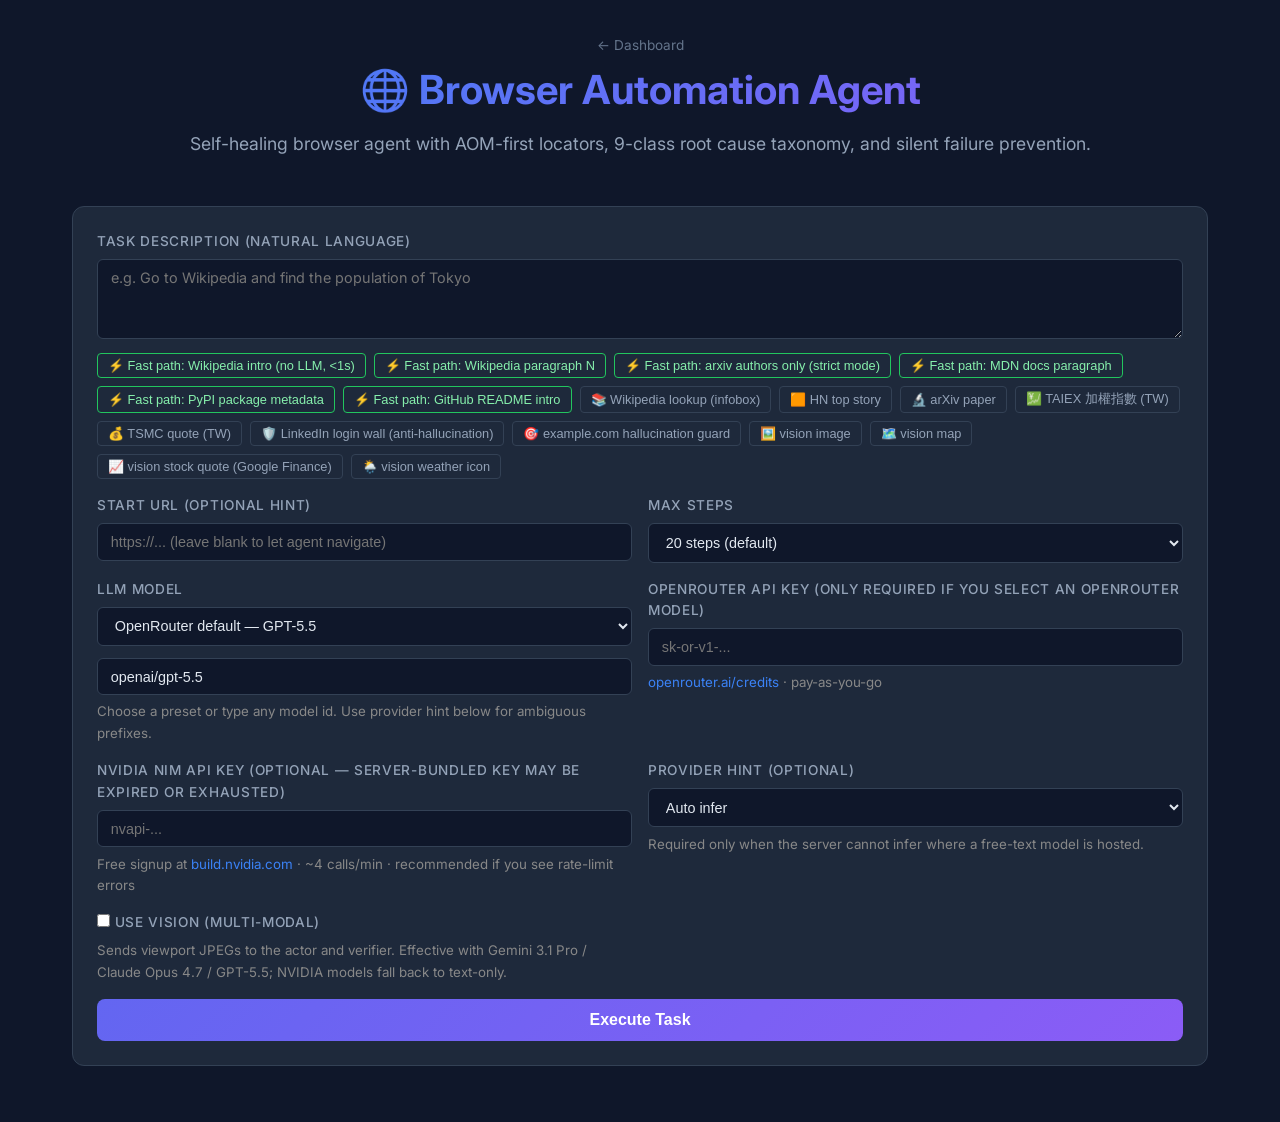
<file: templates/task2.html>
<!DOCTYPE html>
<html lang="en">
<head>
    <meta charset="UTF-8">
    <meta name="viewport" content="width=device-width, initial-scale=1.0">
    <title>Browser Agent — Signal-Foundry</title>
    <link rel="preconnect" href="https://fonts.googleapis.com">
    <link href="https://fonts.googleapis.com/css2?family=Inter:wght@400;500;600;700&family=JetBrains+Mono:wght@400;500&display=swap" rel="stylesheet">
    <link rel="stylesheet" href="/static/style.css">
    <style>
        .task-form { background: #1e293b; border: 1px solid #334155; border-radius: 12px; padding: 1.5rem; margin-bottom: 1.5rem; }
        .form-row { display: grid; grid-template-columns: 1fr 1fr; gap: 1rem; margin-bottom: 1rem; }
        .form-group { display: flex; flex-direction: column; gap: 0.4rem; }
        .form-group.full { grid-column: 1 / -1; }
        label { font-size: 0.85rem; font-weight: 500; color: #94a3b8; text-transform: uppercase; letter-spacing: 0.05em; }
        input[type="text"], input[type="url"], textarea, select { background: #0f172a; border: 1px solid #334155; border-radius: 6px; color: #e2e8f0; padding: 0.6rem 0.8rem; font-size: 0.9rem; width: 100%; box-sizing: border-box; }
        textarea { min-height: 80px; resize: vertical; font-family: inherit; }
        input:focus, textarea:focus, select:focus { outline: none; border-color: #3b82f6; box-shadow: 0 0 0 2px rgba(59,130,246,0.15); }
        .run-btn { background: linear-gradient(135deg, #6366f1, #8b5cf6); color: white; border: none; border-radius: 8px; padding: 0.75rem 2rem; font-size: 1rem; font-weight: 600; cursor: pointer; width: 100%; transition: opacity 0.2s; }
        .run-btn:hover:not(:disabled) { opacity: 0.9; }
        .run-btn:disabled { opacity: 0.5; cursor: not-allowed; }
        .result-panel { display: none; }
        .result-panel.visible { display: block; }
        .status-banner { display: flex; align-items: center; gap: 1rem; background: #1e293b; border: 1px solid #334155; border-radius: 12px; padding: 1.25rem 1.5rem; margin-bottom: 1.25rem; }
        .status-badge { padding: 4px 12px; border-radius: 20px; font-size: 0.8rem; font-weight: 600; }
        .status-badge.success { background: rgba(34,197,94,0.15); color: #22c55e; border: 1px solid rgba(34,197,94,0.3); }
        .status-badge.failed { background: rgba(239,68,68,0.15); color: #ef4444; border: 1px solid rgba(239,68,68,0.3); }
        .status-badge.partial { background: rgba(234,179,8,0.15); color: #eab308; border: 1px solid rgba(234,179,8,0.3); }
        .status-badge.running { background: rgba(59,130,246,0.15); color: #60a5fa; border: 1px solid rgba(59,130,246,0.3); }
        .answer-box { background: #1e293b; border: 1px solid #334155; border-radius: 12px; padding: 1.5rem; margin-bottom: 1.25rem; }
        .answer-box h4 { font-size: 0.85rem; font-weight: 600; color: #94a3b8; text-transform: uppercase; letter-spacing: 0.05em; margin-bottom: 0.75rem; }
        .answer-text { font-size: 0.95rem; line-height: 1.7; color: #e2e8f0; }
        .steps-panel { background: #1e293b; border: 1px solid #334155; border-radius: 12px; padding: 1.5rem; margin-bottom: 1.25rem; }
        .steps-panel h4 { font-size: 0.85rem; font-weight: 600; color: #94a3b8; text-transform: uppercase; letter-spacing: 0.05em; margin-bottom: 1rem; }
        .step-item { border-left: 2px solid #334155; padding: 0.75rem 1rem; margin-bottom: 0.75rem; }
        .step-item.success { border-left-color: #22c55e; }
        .step-item.failed { border-left-color: #ef4444; }
        .step-item.partial { border-left-color: #eab308; }
        .step-header { display: flex; align-items: center; gap: 0.75rem; margin-bottom: 0.4rem; }
        .step-num { font-size: 0.75rem; font-weight: 600; color: #64748b; min-width: 2rem; }
        .step-action { font-size: 0.85rem; font-weight: 600; color: #cbd5e1; font-family: 'JetBrains Mono', monospace; background: #0f172a; padding: 2px 6px; border-radius: 4px; }
        .step-desc { font-size: 0.85rem; color: #94a3b8; line-height: 1.5; }
        .step-confidence { margin-left: auto; font-size: 0.75rem; }
        .conf-bar { width: 60px; height: 4px; background: #334155; border-radius: 2px; margin-top: 2px; }
        .conf-fill { height: 100%; border-radius: 2px; }
        .root-cause { margin-top: 0.4rem; font-size: 0.8rem; color: #f97316; font-style: italic; }
        .stats-row { display: flex; gap: 1.5rem; background: #1e293b; border: 1px solid #334155; border-radius: 12px; padding: 1rem 1.5rem; margin-bottom: 1.25rem; flex-wrap: wrap; }
        .stat-item { text-align: center; }
        .stat-val { font-size: 1.25rem; font-weight: 700; color: #e2e8f0; }
        .stat-label { font-size: 0.75rem; color: #64748b; }
        .failure-modes { background: rgba(239,68,68,0.08); border: 1px solid rgba(239,68,68,0.2); border-radius: 8px; padding: 1rem; margin-bottom: 1.25rem; }
        .failure-modes h4 { color: #f87171; font-size: 0.85rem; margin-bottom: 0.5rem; }
        .failure-tag { display: inline-block; padding: 2px 8px; background: rgba(239,68,68,0.15); border-radius: 4px; font-size: 0.8rem; color: #fca5a5; margin: 2px; }
        .raw-toggle { background: none; border: 1px solid #334155; color: #64748b; border-radius: 6px; padding: 0.4rem 0.75rem; font-size: 0.8rem; cursor: pointer; }
        .raw-toggle:hover { border-color: #475569; color: #94a3b8; }
        .raw-json { display: none; background: #0f172a; border-radius: 6px; padding: 1rem; font-family: 'JetBrains Mono', monospace; font-size: 0.75rem; color: #94a3b8; white-space: pre-wrap; overflow-x: auto; max-height: 400px; overflow-y: auto; margin-top: 0.5rem; }
        .raw-json.visible { display: block; }
        .spinner { display: inline-block; width: 18px; height: 18px; border: 2px solid rgba(255,255,255,0.3); border-radius: 50%; border-top-color: white; animation: spin 0.8s linear infinite; vertical-align: middle; margin-right: 0.5rem; }
        @keyframes spin { to { transform: rotate(360deg); } }
        .examples { display: flex; gap: 0.5rem; flex-wrap: wrap; margin-top: 0.5rem; }
        .example-btn { background: #1e293b; border: 1px solid #334155; color: #94a3b8; border-radius: 4px; padding: 4px 10px; font-size: 0.8rem; cursor: pointer; }
        .example-btn:hover { border-color: #475569; color: #e2e8f0; }
        .cost-row { font-size: 0.8rem; color: #475569; margin-top: 0.75rem; }
    </style>
</head>
<body>
    <div class="container">
        <header class="header">
            <a href="/" style="color:#64748b;font-size:0.85rem;text-decoration:none;">← Dashboard</a>
            <h1>🌐 Browser Automation Agent</h1>
            <p>Self-healing browser agent with AOM-first locators, 9-class root cause taxonomy, and silent failure prevention.</p>
        </header>

        <div class="task-form">
            <div class="form-row">
                <div class="form-group full">
                    <label>Task Description (natural language)</label>
                    <textarea id="task-desc" placeholder="e.g. Go to Wikipedia and find the population of Tokyo"></textarea>
                    <div class="examples">
                        <button class="example-btn" style="border-color:#22c55e;color:#86efac" onclick="setTask('Get the first paragraph of the Wikipedia article on the history of computing', 'https://en.wikipedia.org/wiki/History_of_computing')" title="Static-site FAST PATH demo: httpx + BeautifulSoup, NO Playwright, NO LLM. Expected: <1s latency, $0 cost, 0 LLM calls. Compare vs agent path which takes ~30-45s and ~$0.03-0.05 for the same task.">⚡ Fast path: Wikipedia intro (no LLM, &lt;1s)</button>
                        <button class="example-btn" style="border-color:#22c55e;color:#86efac" onclick="setTask('Get the second paragraph of the Wikipedia article on quantum computing', 'https://en.wikipedia.org/wiki/Quantum_computing')" title="Demos paragraph navigation — fast path supports ordinal (first/second/3rd/last) and range (first 3 paragraphs, paragraphs 2-4) requests with deterministic DOM parsing.">⚡ Fast path: Wikipedia paragraph N</button>
                        <button class="example-btn" style="border-color:#22c55e;color:#86efac" onclick="setTask('What are the authors of arxiv paper 1706.03762?', 'https://arxiv.org/abs/1706.03762')" title="Strict-mode fast path: when the user names a SINGLE specific field (just authors / just title / just abstract), the handler returns ONLY that field — no over-answering.">⚡ Fast path: arxiv authors only (strict mode)</button>
                        <button class="example-btn" style="border-color:#22c55e;color:#86efac" onclick="setTask('First paragraph of the MDN article on the Fetch API', 'https://developer.mozilla.org/en-US/docs/Web/API/Fetch_API')" title="Generalization: same paragraph-extraction harness works on MDN Web Docs. Handles MDN's nested section/article structure and skips browser-compat <details> banners.">⚡ Fast path: MDN docs paragraph</button>
                        <button class="example-btn" style="border-color:#22c55e;color:#86efac" onclick="setTask('What is the version and license of the requests package on PyPI?', 'https://pypi.org/project/requests/')" title="Generalization: structured-field extraction on PyPI project pages. Returns version/license/author/description fields based on what the user asks for.">⚡ Fast path: PyPI package metadata</button>
                        <button class="example-btn" style="border-color:#22c55e;color:#86efac" onclick="setTask('First paragraph of the README on github.com/psf/requests', 'https://github.com/psf/requests')" title="Generalization: GitHub repo README first-paragraph extraction. Recognizes repo-root URLs (excludes /issues, /pulls, /blob, etc).">⚡ Fast path: GitHub README intro</button>
                        <button class="example-btn" onclick="setTask('Open https://en.wikipedia.org/wiki/Tokyo and use the extract action to read the population row from the infobox sidebar (the structured fact-box, NOT below the fold). Report the population number you find there.', 'https://en.wikipedia.org/wiki/Tokyo')">📚 Wikipedia lookup (infobox)</button>
                        <button class="example-btn" onclick="setTask('Go to news.ycombinator.com and return the title of the top story and the comment count', 'https://news.ycombinator.com')">🟧 HN top story</button>
                        <button class="example-btn" onclick="setTask('Go to https://arxiv.org/abs/2509.13753 and report the paper title plus the first two authors', 'https://arxiv.org/abs/2509.13753')">🔬 arXiv paper</button>
                        <button class="example-btn" onclick="setTask('請幫我到雅虎股市去搜尋目前最新的台灣加權指數是多少?', '')">💹 TAIEX 加權指數 (TW)</button>
                        <button class="example-btn" onclick="setTask('Go to https://tw.stock.yahoo.com/quote/2330 and return TSMC current price', 'https://tw.stock.yahoo.com/quote/2330')">💰 TSMC quote (TW)</button>
                        <button class="example-btn" onclick="setTask('Go to https://www.linkedin.com/in/satyanadella/ and report Satya Nadella job title', 'https://www.linkedin.com/in/satyanadella/')">🛡️ LinkedIn login wall (anti-hallucination)</button>
                        <button class="example-btn" onclick="setTask('Go to https://example.com and find the email address for European trademark disputes. If not present, say so.', 'https://example.com')">🎯 example.com hallucination guard</button>
                        <button class="example-btn" onclick="setTask('Go to https://en.wikipedia.org/wiki/Mona_Lisa and describe what is shown in the infobox image.', 'https://en.wikipedia.org/wiki/Mona_Lisa'); document.getElementById('use-vision').checked = true;">🖼️ vision image</button>
                        <button class="example-btn" onclick="setTask('Go to https://www.openstreetmap.org/#map=15/48.8584/2.2945 and describe what landmark or area is centered on the map.', 'https://www.openstreetmap.org/#map=15/48.8584/2.2945'); document.getElementById('use-vision').checked = true;">🗺️ vision map</button>
                        <button class="example-btn" onclick="setTask('Open https://www.google.com/finance/quote/AAPL:NASDAQ and read the current Apple stock price visible on the page.', 'https://www.google.com/finance/quote/AAPL:NASDAQ'); document.getElementById('use-vision').checked = true;">📈 vision stock quote (Google Finance)</button>
                        <button class="example-btn" onclick="setTask('Open https://www.bbc.com/weather/4163971 and describe the weather conditions shown in the icon for today.', 'https://www.bbc.com/weather/4163971'); document.getElementById('use-vision').checked = true;">🌦️ vision weather icon</button>
                    </div>
                </div>
            </div>
            <div class="form-row">
                <div class="form-group">
                    <label>Start URL (optional hint)</label>
                    <input type="url" id="target-url" placeholder="https://... (leave blank to let agent navigate)">
                </div>
                <div class="form-group">
                    <label>Max Steps</label>
                    <select id="max-steps">
                        <option value="5">5 steps (very fast / single-action tasks)</option>
                        <option value="10">10 steps (simple lookups)</option>
                        <option value="20" selected>20 steps (default)</option>
                        <option value="40">40 steps (complex multi-page flows)</option>
                    </select>
                </div>
            </div>
            <div class="form-row">
                <div class="form-group">
                    <label>LLM Model</label>
                    <select id="model-preset">
                        <option value="openai/gpt-5.5" data-provider="openrouter">OpenRouter default — GPT-5.5</option>
                        <option value="anthropic/claude-opus-4.7" data-provider="openrouter">OpenRouter — Claude Opus 4.7</option>
                        <option value="google/gemini-3.1-pro-preview" data-provider="openrouter">OpenRouter — Gemini 3.1 Pro Preview</option>
                        <option value="moonshotai/kimi-k2.6" data-provider="nvidia">NVIDIA free — Kimi K2.6</option>
                        <option value="z-ai/glm-5.1" data-provider="nvidia">NVIDIA — GLM 5.1</option>
                        <option value="deepseek-ai/deepseek-v4-pro" data-provider="nvidia">NVIDIA — DeepSeek V4 Pro</option>
                        <option value="minimaxai/minimax-m2.7" data-provider="nvidia">NVIDIA — MiniMax M2.7</option>
                        <option value="custom">Custom model id...</option>
                    </select>
                    <input type="text" id="model-select" value="openai/gpt-5.5" placeholder="publisher/model-name" style="margin-top:0.35rem">
                    <small style="color:#888">Choose a preset or type any model id. Use provider hint below for ambiguous prefixes.</small>
                </div>
                <div class="form-group">
                    <label>OpenRouter API Key (only required if you select an OpenRouter model)</label>
                    <input type="text" id="user-api-key" placeholder="sk-or-v1-...">
                    <small style="color:#888"><a href="https://openrouter.ai/credits" target="_blank">openrouter.ai/credits</a> · pay-as-you-go</small>
                </div>
            </div>
            <div class="form-row">
                <div class="form-group">
                    <label>NVIDIA NIM API Key (optional — server-bundled key may be expired or exhausted)</label>
                    <input type="text" id="user-nvidia-key" placeholder="nvapi-...">
                    <small style="color:#888">Free signup at <a href="https://build.nvidia.com" target="_blank">build.nvidia.com</a> · ~4 calls/min · recommended if you see rate-limit errors</small>
                </div>
                <div class="form-group">
                    <label>Provider hint (optional)</label>
                    <select id="provider-hint">
                        <option value="">Auto infer</option>
                        <option value="nvidia">NVIDIA NIM</option>
                        <option value="openrouter">OpenRouter</option>
                    </select>
                    <small style="color:#888">Required only when the server cannot infer where a free-text model is hosted.</small>
                </div>
            </div>
            <div class="form-row">
                <div class="form-group">
                    <label>
                        <input type="checkbox" id="use-vision">
                        Use vision (multi-modal)
                    </label>
                    <small style="color:#888">Sends viewport JPEGs to the actor and verifier. Effective with Gemini 3.1 Pro / Claude Opus 4.7 / GPT-5.5; NVIDIA models fall back to text-only.</small>
                </div>
            </div>
            <button class="run-btn" id="run-btn" onclick="executeTask()">Execute Task</button>
        </div>

        <div class="result-panel" id="result-panel">
            <div class="status-banner">
                <span class="status-badge running" id="status-badge">RUNNING</span>
                <span id="status-text">Executing browser task...</span>
                <span id="trace-info" class="trace-info" style="display:none">
                    <span class="trace-id-pill" id="trace-id-pill"></span>
                    <a href="#" target="_blank" id="langsmith-link" class="trace-link" style="display:none">View in LangSmith ↗</a>
                </span>
            </div>

            <div class="stats-row" id="stats-row" style="display:none">
                <div class="stat-item"><div class="stat-val" id="stat-steps">—</div><div class="stat-label">Steps</div></div>
                <div class="stat-item"><div class="stat-val" id="stat-corrections">—</div><div class="stat-label">Self-Corrections</div></div>
                <div class="stat-item"><div class="stat-val" id="stat-healer">—</div><div class="stat-label">Healer Activations</div></div>
                <div class="stat-item"><div class="stat-val" id="stat-vision">—</div><div class="stat-label">Vision Active</div></div>
                <div class="stat-item"><div class="stat-val" id="stat-latency">—</div><div class="stat-label">Latency</div></div>
                <div class="stat-item"><div class="stat-val" id="stat-cost">—</div><div class="stat-label">Cost</div></div>
            </div>

            <div class="answer-box" id="answer-box" style="display:none">
                <h4>Final Answer</h4>
                <div class="answer-text" id="final-answer"></div>
            </div>

            <div id="failure-section"></div>

            <div class="live-trace" id="live-trace" style="display:none">
                <h4>📡 Live Progress</h4>
                <ul id="live-events" class="live-events"></ul>
            </div>

            <div class="steps-panel" id="steps-panel" style="display:none">
                <h4>Execution Trace</h4>
                <div id="steps-list"></div>
            </div>

            <div class="error-banner" id="error-banner" style="display:none"></div>

            <button class="raw-toggle" id="raw-toggle" onclick="toggleRaw()" style="display:none">Show raw JSON</button>
            <div class="raw-json" id="raw-json"></div>
        </div>
    </div>

    <script>
        function setTask(text, targetUrl = '') {
            document.getElementById('task-desc').value = text;
            document.getElementById('target-url').value = targetUrl;
        }

        function hydrateSharedControls() {
            const modelSelect = document.getElementById('model-select');
            const modelPreset = document.getElementById('model-preset');
            const providerHint = document.getElementById('provider-hint');
            const apiKeyInput = document.getElementById('user-api-key');
            const nvidiaKeyInput = document.getElementById('user-nvidia-key');
            const savedModel = sessionStorage.getItem('sf_model_id');
            const savedProvider = sessionStorage.getItem('sf_provider_hint');
            const savedKey = sessionStorage.getItem('sf_openrouter_key');
            const savedNvidiaKey = sessionStorage.getItem('sf_nvidia_key');
            if (savedModel) modelSelect.value = savedModel;
            if (savedProvider && providerHint) providerHint.value = savedProvider;
            if (savedKey) apiKeyInput.value = savedKey;
            if (savedNvidiaKey && nvidiaKeyInput) nvidiaKeyInput.value = savedNvidiaKey;
            syncModelPresetFromInput();
            modelPreset.addEventListener('change', () => { applyModelPreset(); syncVisionDefault(); });
            modelSelect.addEventListener('change', () => { sessionStorage.setItem('sf_model_id', modelSelect.value); syncModelPresetFromInput(); syncVisionDefault(); });
            modelSelect.addEventListener('input', () => { sessionStorage.setItem('sf_model_id', modelSelect.value); syncModelPresetFromInput(); syncVisionDefault(); });
            if (providerHint) providerHint.addEventListener('change', () => sessionStorage.setItem('sf_provider_hint', providerHint.value));
            apiKeyInput.addEventListener('input', () => sessionStorage.setItem('sf_openrouter_key', apiKeyInput.value));
            if (nvidiaKeyInput) {
                nvidiaKeyInput.addEventListener('input', () => sessionStorage.setItem('sf_nvidia_key', nvidiaKeyInput.value));
            }
        }

        function applyModelPreset() {
            const preset = document.getElementById('model-preset');
            const modelSelect = document.getElementById('model-select');
            const providerHint = document.getElementById('provider-hint');
            const selected = preset.selectedOptions[0];
            if (!selected || preset.value === 'custom') return;
            modelSelect.value = preset.value;
            sessionStorage.setItem('sf_model_id', modelSelect.value);
            if (providerHint && selected.dataset.provider) {
                providerHint.value = selected.dataset.provider;
                sessionStorage.setItem('sf_provider_hint', providerHint.value);
            }
        }

        function syncModelPresetFromInput() {
            const preset = document.getElementById('model-preset');
            const modelId = (document.getElementById('model-select').value || '').trim();
            const match = Array.from(preset.options).find(opt => opt.value === modelId);
            preset.value = match ? match.value : 'custom';
        }
        hydrateSharedControls();

        // Auto-toggle vision checkbox for OpenRouter (vision-capable) models
        function syncVisionDefault() {
            const modelId = (document.getElementById('model-select').value || '').trim();
            const apiKey = (document.getElementById('user-api-key').value || '').trim();
            const isOR = modelId.startsWith('openai/') || modelId.startsWith('anthropic/') || modelId.startsWith('google/');
            const visionBox = document.getElementById('use-vision');
            // Only auto-check — never auto-uncheck (respect user's explicit choice)
            if (isOR && apiKey.length > 8 && !visionBox.checked) {
                visionBox.checked = true;
            }
        }
        document.getElementById('model-select').addEventListener('change', syncVisionDefault);
        document.getElementById('model-select').addEventListener('input', syncVisionDefault);
        document.getElementById('user-api-key').addEventListener('input', syncVisionDefault);
        syncVisionDefault();

        function appendLiveEvent(event) {
            const list = document.getElementById('live-events');
            const li = document.createElement('li');
            li.className = 'live-event live-event-' + event.event;
            const ts = new Date().toLocaleTimeString();
            let text = `[${ts}] `;
            if (event.event === 'phase_start') {
                text += `🧭 planning task with ${event.model || 'default'}`;
                if (event.use_vision) text += ' (vision)';
            } else if (event.event === 'phase_done' && event.phase === 'plan') {
                text += `✅ plan ready — ${event.plan_steps} step(s)`;
            } else if (event.event === 'step_start') {
                text += `▶️ step ${event.step}: ${event.action} → ${event.target || ''}`.slice(0, 240);
            } else if (event.event === 'step_done') {
                const heal = event.healer ? ` 🩹 healer:${event.diagnosis||'unknown'}` : '';
                const conf = event.confidence != null ? ` conf:${Number(event.confidence).toFixed(2)}` : '';
                const err = event.error ? ` ⚠️ ${event.error.slice(0, 80)}` : '';
                text += `✓ step ${event.step}${heal}${conf}${err}`;
            } else if (event.event === 'agent_complete') {
                const fastPathTag = event.fast_path ? ' ⚡ FAST PATH (no Playwright, no LLM)' : '';
                text += `🏁 ${event.status} in ${event.steps} step(s) — $${(event.cost_usd||0).toFixed(4)}${fastPathTag}`;
            } else if (event.event === 'error') {
                text += `❌ ${event.user_message || event.category}`;
            } else {
                text += `${event.event}`;
            }
            li.textContent = text;
            list.appendChild(li);
            list.scrollTop = list.scrollHeight;
        }

        function showLLMError(info) {
            const banner = document.getElementById('error-banner');
            banner.className = 'error-banner error-' + (info.category || 'unknown');
            banner.style.display = 'block';
            banner.innerHTML = `
                <strong>${escHtml(info.user_message || 'LLM error')}</strong>
                ${info.stage || info.provider || info.status_label ? `<div class="hint">${escHtml([info.stage, info.provider, info.status_label, info.model_id].filter(Boolean).join(' · '))}</div>` : ''}
                ${info.suggested_action ? `<div class="hint">💡 ${escHtml(info.suggested_action)}</div>` : ''}
                ${info.raw_error ? `<details><summary>raw error</summary><pre>${escHtml(info.raw_error)}</pre></details>` : ''}
            `;
        }

        async function executeTask() {
            const btn = document.getElementById('run-btn');
            const panel = document.getElementById('result-panel');
            const taskDesc = document.getElementById('task-desc').value.trim();
            const targetUrl = document.getElementById('target-url').value.trim();
            const maxSteps = parseInt(document.getElementById('max-steps').value);
            const modelId = document.getElementById('model-select').value.trim();
            const providerHint = (document.getElementById('provider-hint') || {}).value || '';
            const apiKey = document.getElementById('user-api-key').value.trim();

            if (!taskDesc) { alert('Please enter a task description.'); return; }

            btn.disabled = true;
            btn.innerHTML = '<span class="spinner"></span>Executing...';

            // Reset result panel to running state
            setStatus('running', 'RUNNING', 'Executing browser task...');
            document.getElementById('stats-row').style.display = 'none';
            document.getElementById('answer-box').style.display = 'none';
            document.getElementById('failure-section').innerHTML = '';
            document.getElementById('steps-panel').style.display = 'none';
            document.getElementById('steps-list').innerHTML = '';
            document.getElementById('raw-toggle').style.display = 'none';
            document.getElementById('raw-json').classList.remove('visible');
            document.getElementById('trace-info').style.display = 'none';
            document.getElementById('langsmith-link').style.display = 'none';
            const liveTrace = document.getElementById('live-trace');
            const liveEvents = document.getElementById('live-events');
            liveEvents.innerHTML = '';
            liveTrace.style.display = 'block';
            const errorBanner = document.getElementById('error-banner');
            errorBanner.style.display = 'none';
            errorBanner.innerHTML = '';
            panel.classList.add('visible');

            const useVision = document.getElementById('use-vision').checked;
            const payload = {
                task_description: taskDesc,
                max_steps: maxSteps,
                use_vision: useVision,
                model: { model_id: modelId }
            };
            if (providerHint) payload.model.provider = providerHint;
            if (targetUrl) payload.target_url = targetUrl;
            if (apiKey) payload.model.user_openrouter_key = apiKey;
            const nvidiaKey = (document.getElementById('user-nvidia-key') || {}).value || '';
            if (nvidiaKey.trim()) payload.model.user_nvidia_key = nvidiaKey.trim();

            // Use SSE streaming endpoint for live progress.
            // Watchdog: if no event arrives for IDLE_TIMEOUT_MS (incl. SSE
            // keep-alives), abort. Prevents the UI from staying stuck on
            // "RUNNING" forever when an upstream LLM call hangs (Gemini 3.1
            // Pro thinking-mode + slow rate-limited responses can make
            // a single decide_next_action call exceed 90s).
            const IDLE_TIMEOUT_MS = 90000;
            const abortController = new AbortController();
            let idleTimer = null;
            const resetIdleTimer = () => {
                if (idleTimer) clearTimeout(idleTimer);
                idleTimer = setTimeout(() => {
                    abortController.abort();
                }, IDLE_TIMEOUT_MS);
            };
            try {
                const resp = await fetch('/api/v1/browser/stream', {
                    method: 'POST',
                    headers: { 'Content-Type': 'application/json', 'Accept': 'text/event-stream' },
                    body: JSON.stringify(payload),
                    signal: abortController.signal,
                });
                if (!resp.ok || !resp.body) {
                    const info = await parseHttpError(resp);
                    setStatus('failed', 'ERROR', info.user_message || info.raw_error || info.category || String(info));
                    showLLMError(info);
                    return;
                }
                const reader = resp.body.getReader();
                const decoder = new TextDecoder();
                let buf = '';
                let lastError = null;
                let agentComplete = null;
                let streamEnded = false;
                let eventsReceived = 0;
                resetIdleTimer();
                try {
                    while (true) {
                        const { value, done } = await reader.read();
                        if (done) break;
                        resetIdleTimer();
                        buf += decoder.decode(value, { stream: true });
                        const lines = buf.split('\n');
                        buf = lines.pop() || '';
                        for (const ln of lines) {
                            if (!ln.startsWith('data: ')) continue;
                            try {
                                const ev = JSON.parse(ln.slice(6));
                                appendLiveEvent(ev);
                                eventsReceived += 1;
                                if (ev.event === 'error') lastError = ev;
                                if (ev.event === 'agent_complete') agentComplete = ev;
                                if (ev.event === 'stream_end') streamEnded = true;
                            } catch (_) {}
                        }
                    }
                } finally {
                    if (idleTimer) clearTimeout(idleTimer);
                }
                // After stream ends, surface result or error
                if (lastError) {
                    setStatus('failed', 'ERROR', lastError.user_message || lastError.category);
                    showLLMError(lastError);
                } else if (agentComplete) {
                    // Build a synthetic envelope so the existing renderer works.
                    // Pass fast_path metadata through so the ⚡ FAST PATH
                    // indicator + domain show up on stream-driven runs.
                    const fastPathMeta = agentComplete.fast_path
                        ? (agentComplete.fast_path_meta && Object.keys(agentComplete.fast_path_meta).length
                            ? agentComplete.fast_path_meta
                            : {
                                hit: true,
                                domain: agentComplete.fast_path_domain || '',
                                skipped_playwright: true,
                                skipped_llm_calls: true,
                            })
                        : null;
                    renderAgentResult({
                        status: agentComplete.status === 'success' ? 'success' :
                                agentComplete.status === 'partial' ? 'partial' : 'failed',
                        result: {
                            status: agentComplete.status,
                            total_steps: agentComplete.steps,
                            self_corrections: agentComplete.self_corrections,
                            healer_activations: agentComplete.healer_activations || 0,
                            failure_modes: agentComplete.failure_modes || [],
                            final_answer: agentComplete.answer,
                            cost_usd: agentComplete.cost_usd,
                            llm_calls: agentComplete.llm_calls || 0,
                            total_duration_ms: agentComplete.duration_ms,
                            steps: [],
                            metadata: fastPathMeta ? { fast_path: fastPathMeta } : {},
                        },
                        cost_metadata: { total_cost_usd: agentComplete.cost_usd },
                    });
                } else {
                    // Stream ended without agent_complete OR error event —
                    // most often: backend Python task crashed mid-loop, or
                    // reverse proxy reset the connection. Surface honestly
                    // instead of leaving the UI hanging on "RUNNING".
                    setStatus('failed', 'STREAM ENDED',
                        streamEnded
                            ? 'Stream closed without a final agent result.'
                            : 'Stream closed unexpectedly (proxy reset / network).'
                    );
                    showLLMError({
                        category: 'no_response',
                        user_message: eventsReceived === 0
                            ? 'No events received from the agent. Check the model key and try again.'
                            : 'Connection ended before the agent finished. Try a faster model (kimi-k2.6) or click Execute again.',
                        suggested_action: 'Try kimi-k2.6 (fast NVIDIA) or rerun. Some LLMs (Gemini 3.1 Pro thinking-mode) can take 60-120s per step — increase IDLE_TIMEOUT_MS if you want a longer wait.',
                        raw_error: 'stream_ended_without_terminal_event',
                        retryable: true,
                    });
                }
            } catch (err) {
                if (idleTimer) clearTimeout(idleTimer);
                const aborted = err && err.name === 'AbortError';
                setStatus('failed', aborted ? 'TIMED OUT' : 'ERROR', String(err));
                showLLMError({
                    category: aborted ? 'timeout' : 'unknown',
                    user_message: aborted
                        ? 'No SSE events received for 90 s — likely an upstream LLM hang. Try a faster model (kimi-k2.6) or rerun.'
                        : 'Stream error: ' + String(err),
                    suggested_action: aborted
                        ? 'Switch the model dropdown to moonshotai/kimi-k2.6 (fast NVIDIA) and rerun.'
                        : 'Check the browser console and the Zeabur deploy logs.',
                    raw_error: String(err),
                    retryable: true,
                });
            } finally {
                btn.disabled = false;
                btn.textContent = 'Execute Task';
            }
        }

        function renderAgentResult(envelope) {
            // Server returns ExecutionResult — agent fields live in `envelope.result`
            const data = envelope.result || envelope;
            const status = data.status || envelope.status || 'failed';
            const isSuccess = status === 'success';
            const isPartial = status === 'partial';
            const isNotFound = status === 'not_found';
            const statusKind = isSuccess ? 'success'
                : (isPartial || isNotFound) ? 'partial' : 'failed';

            const fastPathHit = !!(data.metadata && data.metadata.fast_path && data.metadata.fast_path.hit);
            const fastPathDomain = fastPathHit ? data.metadata.fast_path.domain : '';

            setStatus(
                statusKind,
                fastPathHit ? `${status.toUpperCase()} ⚡ FAST PATH` : status.toUpperCase(),
                fastPathHit
                    ? `Static-site fast path hit (domain: ${fastPathDomain}) — skipped Playwright + LLM entirely. Result fetched via deterministic httpx + BeautifulSoup.`
                    : isSuccess ? 'Task completed successfully'
                    : isNotFound ? 'Task not completable (anti-hallucination guard fired)'
                    : isPartial ? 'Task partially completed' : 'Task failed'
            );

            // Trace ID + LangSmith link (click pill to copy full id)
            const traceId = envelope.trace_id || data.trace_id;
            if (traceId) {
                const pill = document.getElementById('trace-id-pill');
                pill.textContent = 'trace: ' + traceId.slice(0, 8);
                pill.title = 'Click to copy full trace id: ' + traceId;
                pill.onclick = () => {
                    navigator.clipboard.writeText(traceId).then(() => {
                        pill.classList.add('copied');
                        const orig = pill.textContent;
                        pill.textContent = '✓ copied';
                        setTimeout(() => {
                            pill.textContent = orig;
                            pill.classList.remove('copied');
                        }, 1500);
                    });
                };
                document.getElementById('trace-info').style.display = 'inline-flex';
            }
            // Auto-scroll to result after run completes
            document.getElementById('result-panel').scrollIntoView({behavior:'smooth', block:'start'});
            if (envelope.langsmith_trace_url) {
                const link = document.getElementById('langsmith-link');
                link.href = envelope.langsmith_trace_url;
                link.style.display = 'inline-block';
            }

            // Stats — pull from inner result first
            document.getElementById('stat-steps').textContent = data.total_steps ?? '—';
            document.getElementById('stat-corrections').textContent = data.self_corrections ?? '—';
            document.getElementById('stat-healer').textContent = data.healer_activations ?? '—';
            document.getElementById('stat-vision').textContent = data.metadata?.use_vision_active ? 'on' : (data.metadata?.use_vision_requested ? 'fallback' : 'off');
            const lat = data.total_duration_ms ?? envelope.latency_ms;
            document.getElementById('stat-latency').textContent = lat ? Math.round(lat) + 'ms' : '—';
            const cost = data.cost_usd ?? envelope.cost_metadata?.total_cost_usd;
            document.getElementById('stat-cost').textContent = (cost !== undefined && cost !== null) ? '$' + Number(cost).toFixed(4) : '—';
            document.getElementById('stats-row').style.display = 'flex';

            // Final answer
            if (data.final_answer) {
                document.getElementById('final-answer').textContent = data.final_answer;
                document.getElementById('answer-box').style.display = 'block';
            }

            // Failure modes
            const failureModes = data.failure_modes || [];
            if (failureModes.length) {
                const html = `<div class="failure-modes"><h4>Failure Modes Encountered</h4>${failureModes.map(f => `<span class="failure-tag">${escHtml(f)}</span>`).join('')}</div>`;
                document.getElementById('failure-section').innerHTML = html;
            }

            // Step trace
            const steps = data.steps || [];
            if (steps.length) {
                const list = document.getElementById('steps-list');
                list.innerHTML = steps.map((s, i) => {
                    const action = s.action || {};
                    const verification = s.verification || {};
                    const conf = verification.confidence ?? (s.error ? 0 : 1);
                    const confColor = conf >= 0.8 ? '#22c55e' : conf >= 0.6 ? '#eab308' : '#ef4444';
                    const stepStatus = s.error ? 'failed' : conf < 0.6 ? 'partial' : 'success';
                    const actionName = action.action_type || action.action || 'action';
                    const target = action.target_description || action.value || action.selector || '';
                    const description = action.reasoning || action.success_criteria || verification.reason || s.healer_recovery || '';
                    const rootCause = s.healer_diagnosis || s.root_cause || '';
                    return `<div class="step-item ${stepStatus}">
                        <div class="step-header">
                            <span class="step-num">#${i + 1}</span>
                            <span class="step-action">${escHtml(actionName)}${target ? ': ' + escHtml(target) : ''}</span>
                            <div class="step-confidence" style="text-align:right">
                                <span style="font-size:0.75rem;color:${confColor}">${Math.round(conf * 100)}%</span>
                                <div class="conf-bar"><div class="conf-fill" style="width:${Math.round(conf*100)}%;background:${confColor}"></div></div>
                            </div>
                        </div>
                        <div class="step-desc">${escHtml(description)}</div>
                        ${rootCause ? `<div class="root-cause">Root cause: ${escHtml(rootCause)}</div>` : ''}
                        ${s.error ? `<div class="root-cause">Error: ${escHtml(s.error)}</div>` : ''}
                    </div>`;
                }).join('');
                document.getElementById('steps-panel').style.display = 'block';
            }

            document.getElementById('raw-json').textContent = JSON.stringify(data, null, 2);
            document.getElementById('raw-toggle').style.display = 'inline-block';
        }

        async function parseHttpError(resp) {
            try {
                const data = await resp.json();
                return data.detail || data;
            } catch (_) {
                const text = await resp.text();
                return {
                    category: 'http_error',
                    user_message: text || ('HTTP ' + resp.status),
                    raw_error: text || ('HTTP ' + resp.status),
                    retryable: false
                };
            }
        }

        function setStatus(cls, label, text) {
            document.getElementById('status-badge').className = `status-badge ${cls}`;
            document.getElementById('status-badge').textContent = label;
            document.getElementById('status-text').textContent = text;
        }

        function toggleRaw() {
            const raw = document.getElementById('raw-json');
            raw.classList.toggle('visible');
            document.getElementById('raw-toggle').textContent = raw.classList.contains('visible') ? 'Hide raw JSON' : 'Show raw JSON';
        }

        function escHtml(str) {
            return String(str || '').replace(/&/g,'&amp;').replace(/</g,'&lt;').replace(/>/g,'&gt;').replace(/"/g,'&quot;');
        }
    </script>
</body>
</html>
</file>
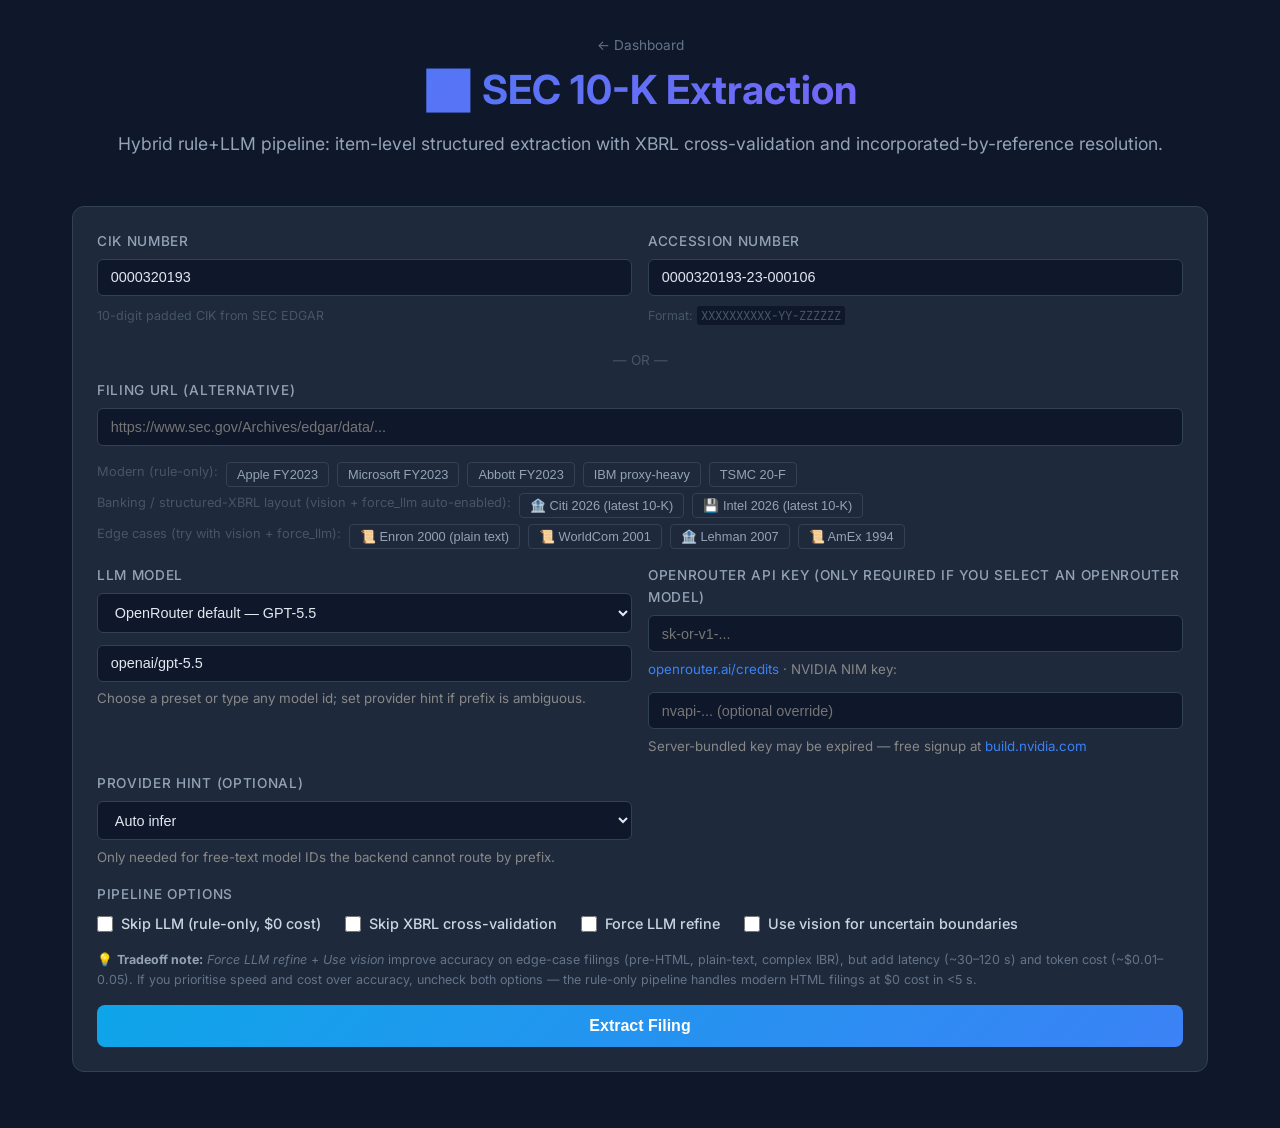
<file: templates/task3.html>
<!DOCTYPE html>
<html lang="en">
<head>
    <meta charset="UTF-8">
    <meta name="viewport" content="width=device-width, initial-scale=1.0">
    <title>SEC 10-K Extraction — Signal-Foundry</title>
    <link rel="preconnect" href="https://fonts.googleapis.com">
    <link href="https://fonts.googleapis.com/css2?family=Inter:wght@400;500;600;700&family=JetBrains+Mono:wght@400;500&display=swap" rel="stylesheet">
    <link rel="stylesheet" href="/static/style.css">
    <style>
        .task-form { background: #1e293b; border: 1px solid #334155; border-radius: 12px; padding: 1.5rem; margin-bottom: 1.5rem; }
        .form-row { display: grid; grid-template-columns: 1fr 1fr; gap: 1rem; margin-bottom: 1rem; }
        .form-group { display: flex; flex-direction: column; gap: 0.4rem; }
        .form-group.full { grid-column: 1 / -1; }
        label { font-size: 0.85rem; font-weight: 500; color: #94a3b8; text-transform: uppercase; letter-spacing: 0.05em; }
        input[type="text"], input[type="url"], select { background: #0f172a; border: 1px solid #334155; border-radius: 6px; color: #e2e8f0; padding: 0.6rem 0.8rem; font-size: 0.9rem; width: 100%; box-sizing: border-box; }
        input:focus, select:focus { outline: none; border-color: #3b82f6; box-shadow: 0 0 0 2px rgba(59,130,246,0.15); }
        .hint { font-size: 0.78rem; color: #475569; margin-top: 0.25rem; }
        .hint code { background: #0f172a; padding: 1px 4px; border-radius: 3px; font-family: 'JetBrains Mono', monospace; }
        .options-row { display: flex; gap: 1.5rem; align-items: center; }
        .checkbox-item { display: flex; align-items: center; gap: 0.5rem; }
        .checkbox-item label { text-transform: none; letter-spacing: 0; font-size: 0.9rem; color: #cbd5e1; }
        input[type="checkbox"] { width: 1rem; height: 1rem; accent-color: #3b82f6; cursor: pointer; }
        .run-btn { background: linear-gradient(135deg, #0ea5e9, #3b82f6); color: white; border: none; border-radius: 8px; padding: 0.75rem 2rem; font-size: 1rem; font-weight: 600; cursor: pointer; width: 100%; transition: opacity 0.2s; }
        .run-btn:hover:not(:disabled) { opacity: 0.9; }
        .run-btn:disabled { opacity: 0.5; cursor: not-allowed; }
        .result-panel { display: none; }
        .result-panel.visible { display: block; }
        .filing-header { background: #1e293b; border: 1px solid #334155; border-radius: 12px; padding: 1.5rem; margin-bottom: 1.25rem; }
        .filing-meta { display: grid; grid-template-columns: repeat(auto-fit, minmax(180px, 1fr)); gap: 1rem; }
        .meta-field label { font-size: 0.75rem; color: #475569; display: block; margin-bottom: 0.25rem; }
        .meta-field span { font-size: 0.95rem; color: #e2e8f0; font-weight: 500; }
        .items-panel { background: #1e293b; border: 1px solid #334155; border-radius: 12px; padding: 1.5rem; margin-bottom: 1.25rem; }
        .items-panel h4 { font-size: 0.85rem; font-weight: 600; color: #94a3b8; text-transform: uppercase; letter-spacing: 0.05em; margin-bottom: 1rem; }
        .items-table { width: 100%; border-collapse: collapse; font-size: 0.85rem; }
        .items-table th { background: #0f172a; color: #64748b; padding: 0.5rem 0.75rem; text-align: left; font-weight: 500; white-space: nowrap; }
        .items-table td { padding: 0.5rem 0.75rem; border-top: 1px solid #1e293b; color: #cbd5e1; }
        .items-table tr:hover td { background: rgba(59,130,246,0.05); cursor: pointer; }
        .items-table tr.expanded td { background: rgba(59,130,246,0.08); }
        .status-pill { display: inline-block; padding: 2px 8px; border-radius: 10px; font-size: 0.75rem; font-weight: 500; }
        .status-extracted { background: rgba(34,197,94,0.15); color: #22c55e; }
        .status-incorporated_by_reference { background: rgba(234,179,8,0.15); color: #eab308; }
        .status-incorporated_and_resolved { background: rgba(99,102,241,0.15); color: #818cf8; }
        .status-not_applicable { background: rgba(100,116,139,0.15); color: #94a3b8; }
        .status-reserved { background: rgba(100,116,139,0.1); color: #64748b; }
        .status-not_found { background: rgba(239,68,68,0.12); color: #f87171; }
        .confidence-bar { width: 60px; height: 4px; background: #334155; border-radius: 2px; display: inline-block; vertical-align: middle; margin-left: 4px; }
        .confidence-fill { height: 100%; border-radius: 2px; background: #3b82f6; }
        .item-content { display: none; background: #0f172a; border-radius: 0 0 6px 6px; padding: 1rem 1.25rem; font-size: 0.8rem; line-height: 1.7; color: #94a3b8; max-height: 300px; overflow-y: auto; white-space: pre-wrap; font-family: 'JetBrains Mono', monospace; }
        .item-content.visible { display: block; }
        .char-range { font-family: 'JetBrains Mono', monospace; font-size: 0.75rem; color: #475569; }
        .method-badge { display: inline-block; padding: 1px 6px; border-radius: 3px; font-size: 0.7rem; }
        .method-rule_based { background: rgba(34,197,94,0.1); color: #4ade80; }
        .method-hybrid { background: rgba(59,130,246,0.1); color: #60a5fa; }
        .method-llm_refined { background: rgba(139,92,246,0.1); color: #a78bfa; }
        .cost-panel { background: #1e293b; border: 1px solid #334155; border-radius: 12px; padding: 1.5rem; margin-bottom: 1.25rem; }
        .cost-panel h4 { font-size: 0.85rem; font-weight: 600; color: #94a3b8; text-transform: uppercase; letter-spacing: 0.05em; margin-bottom: 1rem; }
        .cost-grid { display: grid; grid-template-columns: repeat(auto-fit, minmax(140px, 1fr)); gap: 1rem; }
        .cost-item label { font-size: 0.75rem; color: #475569; display: block; margin-bottom: 0.25rem; }
        .cost-item span { font-size: 1rem; font-weight: 600; color: #e2e8f0; }
        .pipeline-panel { background: #1e293b; border: 1px solid #334155; border-radius: 12px; padding: 1.25rem 1.5rem; margin-bottom: 1.25rem; }
        .pipeline-panel h4 { font-size: 0.85rem; font-weight: 600; color: #94a3b8; text-transform: uppercase; letter-spacing: 0.05em; margin-bottom: 1rem; }
        .stage-flow { display: flex; align-items: center; gap: 0.5rem; flex-wrap: wrap; }
        .stage-chip { display: inline-flex; align-items: center; gap: 0.35rem; padding: 0.35rem 0.65rem; border-radius: 999px; font-size: 0.78rem; border: 1px solid #334155; color: #64748b; background: #0f172a; }
        .stage-chip.active { border-color: rgba(34,197,94,0.45); color: #86efac; background: rgba(34,197,94,0.08); }
        .stage-chip.failed { border-color: rgba(239,68,68,0.45); color: #fca5a5; background: rgba(239,68,68,0.08); }
        .stage-arrow { color: #475569; font-size: 0.8rem; }
        .error-box { background: rgba(239,68,68,0.08); border-left: 3px solid #ef4444; border-radius: 0 6px 6px 0; padding: 1rem; font-size: 0.9rem; color: #fca5a5; font-family: 'JetBrains Mono', monospace; margin-bottom: 1.25rem; }
        .raw-toggle { background: none; border: 1px solid #334155; color: #64748b; border-radius: 6px; padding: 0.4rem 0.75rem; font-size: 0.8rem; cursor: pointer; }
        .raw-toggle:hover { border-color: #475569; color: #94a3b8; }
        .raw-json { display: none; background: #0f172a; border-radius: 6px; padding: 1rem; font-family: 'JetBrains Mono', monospace; font-size: 0.75rem; color: #94a3b8; white-space: pre-wrap; overflow-x: auto; max-height: 400px; overflow-y: auto; margin-top: 0.5rem; }
        .raw-json.visible { display: block; }
        .spinner { display: inline-block; width: 18px; height: 18px; border: 2px solid rgba(255,255,255,0.3); border-radius: 50%; border-top-color: white; animation: spin 0.8s linear infinite; vertical-align: middle; margin-right: 0.5rem; }
        @keyframes spin { to { transform: rotate(360deg); } }
        .examples-row { display: flex; gap: 0.5rem; flex-wrap: wrap; margin-top: 0.5rem; }
        .example-btn { background: #1e293b; border: 1px solid #334155; color: #94a3b8; border-radius: 4px; padding: 4px 10px; font-size: 0.8rem; cursor: pointer; }
        .example-btn:hover { border-color: #475569; color: #e2e8f0; }
        .or-divider { text-align: center; color: #475569; font-size: 0.85rem; padding: 0.5rem 0; }
    </style>
</head>
<body>
    <div class="container">
        <header class="header">
            <a href="/" style="color:#64748b;font-size:0.85rem;text-decoration:none;">← Dashboard</a>
            <h1>📊 SEC 10-K Extraction</h1>
            <p>Hybrid rule+LLM pipeline: item-level structured extraction with XBRL cross-validation and incorporated-by-reference resolution.</p>
        </header>

        <div class="task-form">
            <div class="form-row">
                <div class="form-group">
                    <label>CIK Number</label>
                    <input type="text" id="cik" placeholder="0000320193" value="0000320193">
                    <div class="hint">10-digit padded CIK from SEC EDGAR</div>
                </div>
                <div class="form-group">
                    <label>Accession Number</label>
                    <input type="text" id="accession" placeholder="0000320193-23-000106" value="0000320193-23-000106">
                    <div class="hint">Format: <code>XXXXXXXXXX-YY-ZZZZZZ</code></div>
                </div>
            </div>
            <div class="or-divider">— OR —</div>
            <div class="form-row">
                <div class="form-group full">
                    <label>Filing URL (alternative)</label>
                    <input type="url" id="file-url" placeholder="https://www.sec.gov/Archives/edgar/data/...">
                </div>
            </div>
            <div class="examples-row">
                <span style="font-size:0.8rem;color:#475569;">Modern (rule-only): </span>
                <button class="example-btn" onclick="setExample('0000320193','0000320193-23-000106')">Apple FY2023</button>
                <button class="example-btn" onclick="setExample('0000789019','0000950170-23-035122')">Microsoft FY2023</button>
                <button class="example-btn" onclick="setExample('0000001800','0001628280-24-005348')">Abbott FY2023</button>
                <button class="example-btn" onclick="setExample('0000051143','0000051143-25-000015')">IBM proxy-heavy</button>
                <button class="example-btn" onclick="setExample('0001046179','0001628280-26-025362')">TSMC 20-F</button>
            </div>
            <div class="examples-row" style="margin-top:0.4rem;">
                <span style="font-size:0.8rem;color:#475569;">Banking / structured-XBRL layout (vision + force_llm auto-enabled): </span>
                <button class="example-btn" onclick="setExample('0000831001',''); document.getElementById('use-vision').checked = true; document.getElementById('force-llm').checked = true; document.getElementById('skip-llm').checked = false; updateTask3CostHint();" title="Citi 2026 — exercises the cover-page TOC parser, master-IBR detector, and HTML-tag-aware heading extractor (banking layout with bold-span titles)">🏦 Citi 2026 (latest 10-K)</button>
                <button class="example-btn" onclick="setExample('0000050863',''); document.getElementById('use-vision').checked = true; document.getElementById('force-llm').checked = true; document.getElementById('skip-llm').checked = false; updateTask3CostHint();" title="Intel 2026 — exercises the end-of-doc Cross-Reference Index parser (Intel-style filings put authoritative item index at end)">💾 Intel 2026 (latest 10-K)</button>
            </div>
            <div class="examples-row" style="margin-top:0.4rem;">
                <span style="font-size:0.8rem;color:#475569;">Edge cases (try with vision + force_llm): </span>
                <button class="example-btn" onclick="setExample('0001024401','0001024401-01-500010'); document.getElementById('use-vision').checked = true; document.getElementById('force-llm').checked = true; updateTask3CostHint();" title="Plain-text early EDGAR format, FY2000 — vision helps boundary detection">📜 Enron 2000 (plain text)</button>
                <button class="example-btn" onclick="setExample('0000723527','0001005477-02-001226'); document.getElementById('use-vision').checked = true; document.getElementById('force-llm').checked = true; updateTask3CostHint();" title="Pre-fraud telecom, plain text format">📜 WorldCom 2001</button>
                <button class="example-btn" onclick="setExample('0000806085','0001104659-08-005476'); document.getElementById('use-vision').checked = true; document.getElementById('force-llm').checked = true; updateTask3CostHint();" title="Last 10-K before 2008 bankruptcy — dense investment-bank disclosures">🏦 Lehman 2007</button>
                <button class="example-btn" onclick="setExample('0000004962','0000004962-95-000001'); document.getElementById('use-vision').checked = true; document.getElementById('force-llm').checked = true; updateTask3CostHint();" title="1994 plain-text EDGAR — pre-HTML format">📜 AmEx 1994</button>
            </div>
            <div class="form-row" style="margin-top:1rem;">
                <div class="form-group">
                    <label>LLM Model</label>
                    <select id="model-preset">
                        <option value="openai/gpt-5.5" data-provider="openrouter">OpenRouter default — GPT-5.5</option>
                        <option value="anthropic/claude-opus-4.7" data-provider="openrouter">OpenRouter — Claude Opus 4.7</option>
                        <option value="google/gemini-3.1-pro-preview" data-provider="openrouter">OpenRouter — Gemini 3.1 Pro Preview</option>
                        <option value="moonshotai/kimi-k2.6" data-provider="nvidia">NVIDIA free — Kimi K2.6</option>
                        <option value="z-ai/glm-5.1" data-provider="nvidia">NVIDIA — GLM 5.1</option>
                        <option value="deepseek-ai/deepseek-v4-pro" data-provider="nvidia">NVIDIA — DeepSeek V4 Pro</option>
                        <option value="minimaxai/minimax-m2.7" data-provider="nvidia">NVIDIA — MiniMax M2.7</option>
                        <option value="custom">Custom model id...</option>
                    </select>
                    <input type="text" id="model-select" value="openai/gpt-5.5" placeholder="publisher/model-name" style="margin-top:0.35rem">
                    <small style="color:#888">Choose a preset or type any model id; set provider hint if prefix is ambiguous.</small>
                </div>
                <div class="form-group">
                    <label>OpenRouter API Key (only required if you select an OpenRouter model)</label>
                    <input type="text" id="user-api-key" placeholder="sk-or-v1-...">
                    <small style="color:#888"><a href="https://openrouter.ai/credits" target="_blank">openrouter.ai/credits</a> · NVIDIA NIM key:</small>
                    <input type="text" id="user-nvidia-key" placeholder="nvapi-... (optional override)" style="margin-top:0.35rem">
                    <small style="color:#888">Server-bundled key may be expired — free signup at <a href="https://build.nvidia.com" target="_blank">build.nvidia.com</a></small>
                </div>
            </div>
            <div class="form-row">
                <div class="form-group">
                    <label>Provider hint (optional)</label>
                    <select id="provider-hint">
                        <option value="">Auto infer</option>
                        <option value="nvidia">NVIDIA NIM</option>
                        <option value="openrouter">OpenRouter</option>
                    </select>
                    <small style="color:#888">Only needed for free-text model IDs the backend cannot route by prefix.</small>
                </div>
            </div>
            <div class="form-row">
                <div class="form-group full">
                    <label>Pipeline Options</label>
                    <div class="options-row">
                        <div class="checkbox-item">
                            <input type="checkbox" id="skip-llm">
                            <label for="skip-llm">Skip LLM (rule-only, $0 cost)</label>
                        </div>
                        <div class="checkbox-item">
                            <input type="checkbox" id="skip-xbrl">
                            <label for="skip-xbrl">Skip XBRL cross-validation</label>
                        </div>
                        <div class="checkbox-item">
                            <input type="checkbox" id="force-llm">
                            <label for="force-llm">Force LLM refine</label>
                        </div>
                        <div class="checkbox-item">
                            <input type="checkbox" id="use-vision">
                            <label for="use-vision">Use vision for uncertain boundaries</label>
                        </div>
                    </div>
                    <div class="hint" id="llm-cost-hint" style="display:none;color:#fbbf24;margin-top:0.65rem;">
                        OpenRouter LLM refinement is enabled. This improves uncertain boundary handling, but increases latency and token cost.
                    </div>
                    <div class="hint" style="color:#64748b;margin-top:0.55rem;font-size:0.78rem;line-height:1.55;">
                        💡 <strong style="color:#94a3b8">Tradeoff note:</strong> <em>Force LLM refine</em> + <em>Use vision</em> improve accuracy on edge-case filings (pre-HTML, plain-text, complex IBR), but add latency (~30–120 s) and token cost (~$0.01–0.05).
                        If you prioritise speed and cost over accuracy, uncheck both options — the rule-only pipeline handles modern HTML filings at $0 cost in &lt;5 s.
                    </div>
                </div>
            </div>
            <button class="run-btn" id="run-btn" onclick="extractFiling()">Extract Filing</button>
        </div>

        <div class="result-panel" id="result-panel">
            <div id="error-section"></div>

            <div class="live-trace" id="live-trace" style="display:none">
                <h4>📡 Pipeline Progress</h4>
                <ul id="live-events" class="live-events"></ul>
            </div>

            <div class="filing-header" id="filing-header" style="display:none">
                <div class="filing-meta">
                    <div class="meta-field"><label>Company</label><span id="meta-company">—</span></div>
                    <div class="meta-field"><label>CIK</label><span id="meta-cik">—</span></div>
                    <div class="meta-field"><label>Filing Date</label><span id="meta-date">—</span></div>
                    <div class="meta-field"><label>Accession</label><span id="meta-accession" style="font-family:monospace;font-size:0.85rem">—</span></div>
                </div>
                <div id="trace-info" class="trace-info" style="margin-top:0.75rem;display:none">
                    <span class="trace-id-pill" id="trace-id-pill"></span>
                    <a href="#" target="_blank" id="langsmith-link" class="trace-link" style="display:none">View in LangSmith ↗</a>
                </div>
            </div>

            <div class="items-panel" id="items-panel" style="display:none">
                <h4>Extracted Items</h4>
                <table class="items-table">
                    <thead>
                        <tr>
                            <th>Part</th>
                            <th>Item</th>
                            <th>Title</th>
                            <th>Status</th>
                            <th>Method</th>
                            <th>Confidence</th>
                            <th>Chars</th>
                        </tr>
                    </thead>
                    <tbody id="items-body"></tbody>
                </table>
            </div>

            <div class="cost-panel" id="cost-panel" style="display:none">
                <h4>Processing Metadata</h4>
                <div class="cost-grid">
                    <div class="cost-item"><label>LLM Calls</label><span id="cost-llm-calls">—</span></div>
                    <div class="cost-item"><label>Tokens In</label><span id="cost-tokens-in">—</span></div>
                    <div class="cost-item"><label>Tokens Out</label><span id="cost-tokens-out">—</span></div>
                    <div class="cost-item"><label>Total Cost</label><span id="cost-total">—</span></div>
                    <div class="cost-item"><label>Rule-Only</label><span id="cost-rule-pct">—</span></div>
                    <div class="cost-item"><label>Latency</label><span id="cost-latency">—</span></div>
                    <div class="cost-item"><label>Stages</label><span id="cost-stages">—</span></div>
                </div>
            </div>

            <div class="pipeline-panel" id="pipeline-panel" style="display:none">
                <h4>Pipeline Stages</h4>
                <div class="stage-flow" id="stage-flow"></div>
            </div>

            <button class="raw-toggle" id="raw-toggle" onclick="toggleRaw()" style="display:none">Show raw JSON</button>
            <div class="raw-json" id="raw-json"></div>
        </div>
    </div>

    <script>
        function setExample(cik, accession) {
            document.getElementById('cik').value = cik;
            document.getElementById('accession').value = accession;
            document.getElementById('file-url').value = '';
        }

        function hydrateSharedControls() {
            const modelSelect = document.getElementById('model-select');
            const modelPreset = document.getElementById('model-preset');
            const providerHint = document.getElementById('provider-hint');
            const apiKeyInput = document.getElementById('user-api-key');
            const nvidiaKeyInput = document.getElementById('user-nvidia-key');
            const savedModel = sessionStorage.getItem('sf_model_id');
            const savedProvider = sessionStorage.getItem('sf_provider_hint');
            const savedKey = sessionStorage.getItem('sf_openrouter_key');
            const savedNvidiaKey = sessionStorage.getItem('sf_nvidia_key');
            if (savedModel) modelSelect.value = savedModel;
            if (savedProvider && providerHint) providerHint.value = savedProvider;
            if (savedKey) apiKeyInput.value = savedKey;
            if (savedNvidiaKey && nvidiaKeyInput) nvidiaKeyInput.value = savedNvidiaKey;
            syncModelPresetFromInput();
            syncTask3OpenRouterDefaults();
            modelPreset.addEventListener('change', () => { applyModelPreset(); syncTask3OpenRouterDefaults(); });
            modelSelect.addEventListener('change', () => {
                sessionStorage.setItem('sf_model_id', modelSelect.value);
                syncModelPresetFromInput();
                syncTask3OpenRouterDefaults();
            });
            modelSelect.addEventListener('input', () => {
                sessionStorage.setItem('sf_model_id', modelSelect.value);
                syncModelPresetFromInput();
                syncTask3OpenRouterDefaults();
            });
            if (providerHint) providerHint.addEventListener('change', () => {
                sessionStorage.setItem('sf_provider_hint', providerHint.value);
                syncTask3OpenRouterDefaults();
            });
            apiKeyInput.addEventListener('input', () => {
                sessionStorage.setItem('sf_openrouter_key', apiKeyInput.value);
                syncTask3OpenRouterDefaults();
            });
            if (nvidiaKeyInput) {
                nvidiaKeyInput.addEventListener('input', () => sessionStorage.setItem('sf_nvidia_key', nvidiaKeyInput.value));
            }
            wireTask3OptionControls();
        }

        function applyModelPreset() {
            const preset = document.getElementById('model-preset');
            const modelSelect = document.getElementById('model-select');
            const providerHint = document.getElementById('provider-hint');
            const selected = preset.selectedOptions[0];
            if (!selected || preset.value === 'custom') return;
            modelSelect.value = preset.value;
            sessionStorage.setItem('sf_model_id', modelSelect.value);
            if (providerHint && selected.dataset.provider) {
                providerHint.value = selected.dataset.provider;
                sessionStorage.setItem('sf_provider_hint', providerHint.value);
            }
        }

        function syncModelPresetFromInput() {
            const preset = document.getElementById('model-preset');
            const modelId = (document.getElementById('model-select').value || '').trim();
            const match = Array.from(preset.options).find(opt => opt.value === modelId);
            preset.value = match ? match.value : 'custom';
        }

        function isOpenRouterModelId(modelId) {
            return /^(openai|anthropic|google|deepseek|qwen|meta-llama|mistralai|x-ai|cohere|perplexity|tencent)\//.test(modelId);
        }

        function syncTask3OpenRouterDefaults() {
            const modelId = (document.getElementById('model-select').value || '').trim();
            const provider = (document.getElementById('provider-hint') || {}).value || '';
            const apiKey = (document.getElementById('user-api-key').value || '').trim();
            const skipLlm = document.getElementById('skip-llm');
            const forceLlm = document.getElementById('force-llm');
            const useVision = document.getElementById('use-vision');
            const openRouterSelected = provider === 'openrouter' || isOpenRouterModelId(modelId);
            if (openRouterSelected && apiKey.length > 8) {
                skipLlm.checked = false;
                forceLlm.checked = true;
                useVision.checked = true;
            }
            updateTask3CostHint();
        }

        function wireTask3OptionControls() {
            const skipLlm = document.getElementById('skip-llm');
            const forceLlm = document.getElementById('force-llm');
            const useVision = document.getElementById('use-vision');
            skipLlm.addEventListener('change', () => {
                if (skipLlm.checked) {
                    forceLlm.checked = false;
                    useVision.checked = false;
                }
                updateTask3CostHint();
            });
            forceLlm.addEventListener('change', () => {
                if (forceLlm.checked) skipLlm.checked = false;
                updateTask3CostHint();
            });
            useVision.addEventListener('change', () => {
                if (useVision.checked) skipLlm.checked = false;
                updateTask3CostHint();
            });
        }

        function updateTask3CostHint() {
            const hint = document.getElementById('llm-cost-hint');
            const forceLlm = document.getElementById('force-llm').checked;
            const useVision = document.getElementById('use-vision').checked;
            const modelId = (document.getElementById('model-select').value || '').trim();
            const provider = (document.getElementById('provider-hint') || {}).value || '';
            const openRouterSelected = provider === 'openrouter' || isOpenRouterModelId(modelId);
            if (forceLlm || useVision) {
                hint.style.display = 'block';
                hint.textContent = openRouterSelected
                    ? 'OpenRouter LLM refinement is enabled. Boundary vision runs during Stage 2 only, and force refinement increases latency and token cost.'
                    : 'LLM refinement is enabled. Force refinement increases latency; vision is only used when the selected provider/model supports multimodal input.';
            } else {
                hint.style.display = 'none';
            }
        }
        hydrateSharedControls();

        async function extractFiling() {
            const btn = document.getElementById('run-btn');
            const panel = document.getElementById('result-panel');
            const cik = document.getElementById('cik').value.trim();
            const accession = document.getElementById('accession').value.trim();
            const fileUrl = document.getElementById('file-url').value.trim();
            const modelId = document.getElementById('model-select').value.trim();
            const providerHint = (document.getElementById('provider-hint') || {}).value || '';
            const apiKey = document.getElementById('user-api-key').value.trim();
            const skipLlm = document.getElementById('skip-llm').checked;
            const skipXbrl = document.getElementById('skip-xbrl').checked;
            const forceLlm = document.getElementById('force-llm').checked;
            const useVision = document.getElementById('use-vision').checked;

            if (!cik && !fileUrl) { alert('Please enter a CIK number or filing URL.'); return; }

            btn.disabled = true;
            btn.innerHTML = '<span class="spinner"></span>Extracting...';
            panel.classList.add('visible');
            document.getElementById('error-section').innerHTML = '';
            document.getElementById('filing-header').style.display = 'none';
            document.getElementById('items-panel').style.display = 'none';
            document.getElementById('cost-panel').style.display = 'none';
            document.getElementById('pipeline-panel').style.display = 'none';
            document.getElementById('raw-toggle').style.display = 'none';
            document.getElementById('trace-info').style.display = 'none';
            document.getElementById('langsmith-link').style.display = 'none';

            const payload = {
                model: { model_id: modelId },
                skip_llm: skipLlm,
                skip_xbrl: skipXbrl,
                force_llm: forceLlm,
                use_vision: useVision
            };
            if (providerHint) payload.model.provider = providerHint;
            if (fileUrl) {
                payload.filing_url = fileUrl;
            } else {
                payload.cik = cik;
                if (accession) payload.accession_number = accession;
            }
            if (apiKey) payload.model.user_openrouter_key = apiKey;
            const nvidiaKey = (document.getElementById('user-nvidia-key') || {}).value || '';
            if (nvidiaKey.trim()) payload.model.user_nvidia_key = nvidiaKey.trim();

            // Reset live trace
            const liveTrace = document.getElementById('live-trace');
            const liveEvents = document.getElementById('live-events');
            if (liveTrace) {
                liveEvents.innerHTML = '';
                liveTrace.style.display = 'block';
            }

            // Use SSE streaming endpoint for live pipeline progress
            try {
                const resp = await fetch('/api/v1/sec/stream', {
                    method: 'POST',
                    headers: { 'Content-Type': 'application/json', 'Accept': 'text/event-stream' },
                    body: JSON.stringify(payload),
                });
                if (!resp.ok || !resp.body) {
                    showError(await parseHttpError(resp));
                    return;
                }
                const reader = resp.body.getReader();
                const decoder = new TextDecoder();
                let buf = '';
                let lastError = null;
                let finalResult = null;
                while (true) {
                    const { value, done } = await reader.read();
                    if (done) break;
                    buf += decoder.decode(value, { stream: true });
                    const lines = buf.split('\n');
                    buf = lines.pop() || '';
                    for (const ln of lines) {
                        if (!ln.startsWith('data: ')) continue;
                        try {
                            const ev = JSON.parse(ln.slice(6));
                            if (typeof appendT3LiveEvent === 'function') appendT3LiveEvent(ev);
                            if (ev.event === 'error') lastError = ev;
                            if (ev.event === 'result' && ev.result) finalResult = ev.result;
                        } catch (_) {}
                    }
                }

                if (lastError) {
                    showError(lastError);
                    return;
                }
                if (finalResult) {
                    // Stream embedded the full ExtractionResult — no second
                    // /extract call needed (was doubling latency on slow
                    // LLM-refine paths).
                    renderExtraction(finalResult);
                } else {
                    // Defensive fallback if stream produced no result event
                    // (e.g. backend mid-deploy without the new event).
                    const resp2 = await fetch('/api/v1/sec/extract', {
                        method: 'POST',
                        headers: { 'Content-Type': 'application/json' },
                        body: JSON.stringify(payload)
                    });
                    const data = await resp2.json();
                    if (resp2.status >= 400) {
                        showError(data.detail || data);
                    } else {
                        renderExtraction(data);
                    }
                }
            } catch (err) {
                showError(String(err));
            } finally {
                btn.disabled = false;
                btn.textContent = 'Extract Filing';
            }
        }

        function appendT3LiveEvent(event) {
            const list = document.getElementById('live-events');
            if (!list) return;
            const li = document.createElement('li');
            li.className = 'live-event live-event-' + event.event;
            const ts = new Date().toLocaleTimeString();
            let text = `[${ts}] `;
            if (event.event === 'pipeline_start') {
                text += `🚀 starting CIK=${event.cik || 'url'} model=${event.model || 'default'}` +
                        (event.use_vision ? ' (vision)' : '');
            } else if (event.event === 'fetch_start') {
                text += `📥 fetching filing...`;
            } else if (event.event === 'fetch_done') {
                text += `✓ fetched ${(event.bytes/1024/1024).toFixed(2)} MB · ${event.company || ''} · ${event.form_type || ''} ${event.filing_date || ''}`;
            } else if (event.event === 'stage1_start') {
                text += `🧱 stage 1: rule-based parse...`;
            } else if (event.event === 'stage1_done') {
                text += `✓ stage 1: ${event.items_found} items, conf ${(event.avg_confidence*100|0)}% (${event.format}, ${event.duration_ms|0}ms)`;
            } else if (event.event === 'stage2_skipped') {
                text += `⏭️ stage 2 skipped — rule parser confident (${(event.avg_confidence*100|0)}%)`;
            } else if (event.event === 'stage2_start') {
                text += `🤖 stage 2: LLM refinement (${event.model}${event.use_vision ? ' + vision' : ''}) — ${event.items_below_threshold} item(s) below threshold`;
            } else if (event.event === 'stage2_done') {
                text += `✓ stage 2: ${event.llm_calls} LLM calls, conf ${(event.avg_confidence*100|0)}% (${event.duration_ms|0}ms)`;
            } else if (event.event === 'stage2_failed') {
                text += `⚠️ stage 2 failed: ${event.error}`;
            } else if (event.event === 'stage2b_start') {
                text += `🪝 stage 2b: anchor-aware gap-fill (anchors=${event.anchors||0}, missing=${event.missing_count||0})...`;
            } else if (event.event === 'stage2b_done') {
                text += `✓ stage 2b: gap-fill added ${event.added||0} items (now ${event.items_found||0} total, ${event.duration_ms|0}ms)`;
            } else if (event.event === 'stage2b_failed') {
                text += `⚠️ stage 2b failed (soft-fail): ${event.error || 'unknown'} — rule-only result preserved`;
            } else if (event.event === 'budget_cap_hit') {
                text += `💰 budget cap hit at $${(event.cost_usd||0).toFixed(4)} (cap $${(event.cap_usd||0).toFixed(2)}); skipping remaining LLM stages`;
            } else if (event.event === 'stage3_start') {
                text += `🔍 stage 3: validation...`;
            } else if (event.event === 'stage3_done') {
                text += `✓ stage 3: valid=${event.overall_valid}, ${event.issue_count} issue(s)`;
            } else if (event.event === 'stage4_start') {
                text += `📊 stage 4: XBRL cross-validation...`;
            } else if (event.event === 'stage4_done') {
                text += `✓ stage 4: XBRL ${event.xbrl_status} (${event.checks} checks)`;
            } else if (event.event === 'pipeline_complete') {
                const sc = event.status_counts || {};
                const sStr = Object.entries(sc).map(([k,v])=>`${v} ${k}`).join(', ');
                text += `🏁 done: ${event.items} items (${sStr}) · $${(event.cost_usd||0).toFixed(4)} · ${event.latency_ms|0}ms`;
            } else if (event.event === 'error') {
                text += `❌ ${event.user_message || event.category || 'error'}`;
            } else {
                text += `${event.event}`;
            }
            li.textContent = text;
            list.appendChild(li);
            list.scrollTop = list.scrollHeight;
        }

        function renderExtraction(envelope) {
            // Server returns ExecutionResult — extraction fields are in `envelope.result`
            const data = envelope.result || envelope;

            // Trace ID + LangSmith deep-link
            const traceInfo = document.getElementById('trace-info');
            const tracePill = document.getElementById('trace-id-pill');
            const lsLink = document.getElementById('langsmith-link');
            const traceId = envelope.trace_id || data.trace_id;
            if (traceId) {
                tracePill.textContent = 'trace: ' + traceId.slice(0, 8);
                traceInfo.style.display = 'inline-flex';
            }
            if (envelope.langsmith_trace_url) {
                lsLink.href = envelope.langsmith_trace_url;
                lsLink.style.display = 'inline-block';
            }

            // Filing metadata
            const meta = data.filing_metadata || {};
            document.getElementById('meta-company').textContent = meta.company_name || '—';
            document.getElementById('meta-cik').textContent = meta.cik || '—';
            document.getElementById('meta-date').textContent = meta.filing_date || '—';
            document.getElementById('meta-accession').textContent = meta.accession_number || '—';
            document.getElementById('filing-header').style.display = 'block';

            // Items
            const items = data.items || [];
            const tbody = document.getElementById('items-body');
            tbody.innerHTML = '';
            items.forEach((item, idx) => {
                const charLen = item.char_range ? (item.char_range[1] - item.char_range[0]).toLocaleString() : '—';
                const conf = item.confidence ?? 1;
                const method = item.extraction_method || 'rule_based';
                const statusCls = 'status-' + (item.status || 'extracted').replace(/ /g, '_');
                const tr = document.createElement('tr');
                tr.innerHTML = `
                    <td>${escHtml(item.part || '—')}</td>
                    <td>${escHtml(item.item_number || '—')}</td>
                    <td>${escHtml(item.item_title || '—')}</td>
                    <td><span class="status-pill ${statusCls}">${escHtml(item.status || 'extracted')}</span></td>
                    <td><span class="method-badge method-${escHtml(method)}">${escHtml(method)}</span></td>
                    <td>
                        <span style="font-size:0.8rem">${Math.round(conf * 100)}%</span>
                        <span class="confidence-bar"><span class="confidence-fill" style="width:${Math.round(conf*100)}%"></span></span>
                    </td>
                    <td class="char-range">${charLen}</td>
                `;
                tr.onclick = () => toggleItemContent(idx, item, tr);
                tbody.appendChild(tr);

                // Expandable content row
                const contentTr = document.createElement('tr');
                const contentTd = document.createElement('td');
                contentTd.colSpan = 7;
                contentTd.style.padding = 0;
                const contentDiv = document.createElement('div');
                contentDiv.className = 'item-content';
                contentDiv.id = `item-content-${idx}`;
                contentDiv.textContent = item.content_text || '(no content)';
                contentTd.appendChild(contentDiv);
                contentTr.appendChild(contentTd);
                tbody.appendChild(contentTr);
            });
            document.getElementById('items-panel').style.display = 'block';

            // Cost metadata
            const proc = data.processing_metadata || {};
            document.getElementById('cost-llm-calls').textContent = proc.llm_calls ?? '—';
            document.getElementById('cost-tokens-in').textContent = (proc.total_tokens_in ?? '—').toLocaleString();
            document.getElementById('cost-tokens-out').textContent = (proc.total_tokens_out ?? '—').toLocaleString();
            document.getElementById('cost-total').textContent = proc.total_cost_usd !== undefined ? '$' + proc.total_cost_usd.toFixed(6) : '—';
            const ruleOnly = proc.rule_only_items !== undefined && items.length
                ? Math.round(proc.rule_only_items / items.length * 100) + '%'
                : '—';
            document.getElementById('cost-rule-pct').textContent = ruleOnly;
            document.getElementById('cost-latency').textContent = proc.total_latency_ms ? Math.round(proc.total_latency_ms) + 'ms' : '—';
            document.getElementById('cost-stages').textContent = (proc.stages_used || []).join(' → ') || '—';
            document.getElementById('cost-panel').style.display = 'block';
            renderPipelineStages(proc.stages_used || []);

            document.getElementById('raw-json').textContent = JSON.stringify(data, null, 2);
            document.getElementById('raw-toggle').style.display = 'inline-block';
        }

        function renderPipelineStages(stagesUsed) {
            const canonical = [
                ['rule_based', 'Rule split'],
                ['llm_refine', 'LLM refine'],
                ['validation', 'Validate/fix'],
                ['xbrl_cross_check', 'XBRL check']
            ];
            const used = new Set(stagesUsed || []);
            const flow = document.getElementById('stage-flow');
            flow.innerHTML = canonical.map(([key, label], idx) => {
                const failed = used.has(key + '_failed');
                const active = used.has(key);
                const chip = `<span class="stage-chip ${failed ? 'failed' : active ? 'active' : ''}">${failed ? '!' : active ? '✓' : '○'} ${label}</span>`;
                return chip + (idx < canonical.length - 1 ? '<span class="stage-arrow">→</span>' : '');
            }).join('');
            document.getElementById('pipeline-panel').style.display = 'block';
        }

        function toggleItemContent(idx, item, tr) {
            const content = document.getElementById(`item-content-${idx}`);
            const isVisible = content.classList.contains('visible');
            // Close all others
            document.querySelectorAll('.item-content.visible').forEach(el => el.classList.remove('visible'));
            document.querySelectorAll('.items-table tr.expanded').forEach(el => el.classList.remove('expanded'));
            if (!isVisible) {
                content.classList.add('visible');
                tr.classList.add('expanded');
            }
        }

        async function parseHttpError(resp) {
            try {
                const data = await resp.json();
                return data.detail || data;
            } catch (_) {
                const text = await resp.text();
                return {user_message: text || ('HTTP ' + resp.status), raw_error: text || ''};
            }
        }

        function showError(msg) {
            const info = (msg && typeof msg === 'object') ? msg : {user_message: String(msg || 'Unknown error')};
            const headline = info.user_message || info.raw_error || info.category || 'Request failed';
            const meta = [info.stage, info.provider, info.status_label, info.model_id].filter(Boolean).join(' · ');
            const action = info.suggested_action ? `<div style="margin-top:0.5rem;color:#fecaca">${escHtml(info.suggested_action)}</div>` : '';
            const raw = info.raw_error && info.raw_error !== headline
                ? `<details><summary>raw error</summary><pre>${escHtml(info.raw_error)}</pre></details>`
                : '';
            document.getElementById('error-section').innerHTML =
                `<div class="error-box">${meta ? `<div style="font-family:inherit;color:#fecaca;margin-bottom:0.4rem">${escHtml(meta)}</div>` : ''}${escHtml(headline)}${action}${raw}</div>`;
        }

        function toggleRaw() {
            const raw = document.getElementById('raw-json');
            raw.classList.toggle('visible');
            document.getElementById('raw-toggle').textContent = raw.classList.contains('visible') ? 'Hide raw JSON' : 'Show raw JSON';
        }

        function escHtml(str) {
            return String(str || '').replace(/&/g,'&amp;').replace(/</g,'&lt;').replace(/>/g,'&gt;').replace(/"/g,'&quot;');
        }
    </script>
</body>
</html>
</file>
<file: static/style.css>
/* Signal-Foundry Dashboard Styles */

:root {
    --bg-primary: #0f172a;
    --bg-secondary: #1e293b;
    --bg-card: #1e293b;
    --border: #334155;
    --text-primary: #e2e8f0;
    --text-secondary: #94a3b8;
    --accent-blue: #3b82f6;
    --accent-purple: #8b5cf6;
    --accent-green: #22c55e;
    --accent-orange: #f59e0b;
    --accent-red: #ef4444;
    --gradient: linear-gradient(135deg, #3b82f6, #8b5cf6);
}

* { box-sizing: border-box; margin: 0; padding: 0; }

body {
    font-family: 'Inter', system-ui, -apple-system, sans-serif;
    background: var(--bg-primary);
    color: var(--text-primary);
    line-height: 1.6;
}

.container {
    max-width: 1200px;
    margin: 0 auto;
    padding: 2rem;
}

/* Header */
.header {
    text-align: center;
    margin-bottom: 3rem;
}

.header h1 {
    font-size: 2.5rem;
    background: var(--gradient);
    -webkit-background-clip: text;
    background-clip: text;
    -webkit-text-fill-color: transparent;
    margin-bottom: 0.5rem;
}

.header p {
    color: var(--text-secondary);
    font-size: 1.1rem;
}

/* Task Cards */
.task-grid {
    display: grid;
    grid-template-columns: repeat(auto-fit, minmax(350px, 1fr));
    gap: 1.5rem;
    margin-bottom: 2rem;
}

.task-card {
    background: var(--bg-card);
    border: 1px solid var(--border);
    border-radius: 16px;
    padding: 2rem;
    transition: transform 0.3s ease, box-shadow 0.3s ease;
    position: relative;
    overflow: hidden;
}

.task-card::before {
    content: '';
    position: absolute;
    top: 0;
    left: 0;
    right: 0;
    height: 3px;
    background: var(--gradient);
}

.task-card-link {
    text-decoration: none;
    color: inherit;
    display: block;
}
.task-card-link:hover .task-card {
    transform: translateY(-4px);
    box-shadow: 0 12px 40px rgba(59, 130, 246, 0.25);
    border-color: var(--accent-blue);
}
.task-card-link:hover { color: inherit; }

.task-card:hover {
    transform: translateY(-4px);
    box-shadow: 0 12px 40px rgba(59, 130, 246, 0.15);
}

.task-card h3 {
    font-size: 1.25rem;
    margin-bottom: 0.5rem;
}

.task-card p {
    color: var(--text-secondary);
    margin-bottom: 1rem;
}

.card-bullets {
    color: var(--text-secondary);
    font-size: 0.85rem;
    margin: 0.5rem 0 1rem 0;
    padding: 0.5rem 0.75rem;
    background: rgba(255, 255, 255, 0.03);
    border-left: 2px solid var(--accent-blue);
    border-radius: 4px;
}

.card-footer {
    display: flex;
    justify-content: space-between;
    align-items: center;
    margin-top: 0.75rem;
}

.quick-actions {
    background: var(--bg-secondary);
    border: 1px solid var(--border);
    border-radius: 12px;
    padding: 1.25rem 1.5rem;
}

.action-link {
    display: inline-block;
    background: rgba(59, 130, 246, 0.1);
    border: 1px solid rgba(59, 130, 246, 0.3);
    border-radius: 8px;
    padding: 0.5rem 0.85rem;
    margin: 0.25rem 0.5rem 0.25rem 0;
    font-size: 0.85rem;
    color: var(--text-primary);
    transition: background 0.2s, border-color 0.2s;
}
.action-link:hover {
    background: rgba(59, 130, 246, 0.2);
    border-color: var(--accent-blue);
    color: var(--text-primary);
}

/* Quick Launchpad — rich mini-cards */
.quick-grid {
    display: grid;
    grid-template-columns: repeat(auto-fit, minmax(300px, 1fr));
    gap: 0.75rem;
}
.quick-card {
    display: flex;
    align-items: flex-start;
    gap: 0.75rem;
    padding: 0.85rem 1rem;
    background: var(--bg-primary);
    border: 1px solid var(--border);
    border-radius: 10px;
    text-decoration: none;
    color: inherit;
    transition: transform 0.2s, border-color 0.2s, box-shadow 0.2s;
}
.quick-card:hover {
    transform: translateY(-2px);
    border-color: rgba(99, 102, 241, 0.55);
    box-shadow: 0 4px 16px rgba(99, 102, 241, 0.12);
    color: inherit;
}
.quick-icon {
    font-size: 1.35rem;
    flex-shrink: 0;
    line-height: 1;
    margin-top: 0.1rem;
}
.quick-body {
    display: flex;
    flex-direction: column;
    gap: 0.15rem;
    min-width: 0;
}
.quick-body strong {
    font-size: 0.88rem;
    font-weight: 600;
    color: var(--text-primary);
}
.quick-desc {
    font-size: 0.77rem;
    color: var(--text-secondary);
    line-height: 1.45;
}

.trace-info {
    display: inline-flex;
    gap: 0.75rem;
    margin-left: 1rem;
    align-items: center;
}

.trace-id-pill {
    font-family: 'SF Mono', Menlo, monospace;
    font-size: 0.75rem;
    background: rgba(255, 255, 255, 0.06);
    border: 1px solid var(--border);
    padding: 0.15rem 0.55rem;
    border-radius: 999px;
    color: var(--text-secondary);
}

.trace-link {
    font-size: 0.8rem;
    background: rgba(139, 92, 246, 0.12);
    border: 1px solid rgba(139, 92, 246, 0.4);
    border-radius: 999px;
    padding: 0.15rem 0.65rem;
    color: var(--accent-purple);
    text-decoration: none;
}
.trace-link:hover {
    background: rgba(139, 92, 246, 0.22);
    color: #c4b5fd;
}

/* Copy-trace-id micro-interaction */
.trace-id-pill {
    cursor: pointer;
    transition: background 0.15s, color 0.15s;
}
.trace-id-pill:hover {
    background: rgba(255, 255, 255, 0.12);
    color: var(--text-primary);
}
.trace-id-pill.copied {
    background: rgba(34, 197, 94, 0.2);
    color: var(--accent-green);
    border-color: var(--accent-green);
}

/* Smooth scroll to results when run completes */
html {
    scroll-behavior: smooth;
}

/* Loading dots animation while running */
.status-text-running::after {
    content: '';
    display: inline-block;
    width: 1em;
    text-align: left;
    animation: ellipsis 1.5s infinite;
}
@keyframes ellipsis {
    0% { content: ''; }
    33% { content: '.'; }
    66% { content: '..'; }
    100% { content: '...'; }
}

.hero-stats {
    display: flex;
    flex-wrap: wrap;
    gap: 0.6rem;
    margin-top: 1rem;
}
.hero-stat {
    background: var(--bg-secondary);
    border: 1px solid var(--border);
    border-radius: 999px;
    padding: 0.45rem 0.95rem;
    font-size: 0.85rem;
    color: var(--text-secondary);
    transition: transform 0.2s;
}
.hero-stat strong {
    color: var(--accent-blue);
    font-weight: 700;
    margin-right: 0.3rem;
}
.hero-stat:hover {
    transform: translateY(-1px);
    border-color: var(--accent-blue);
}

/* Live SSE progress trace (Task 2) */
.live-trace {
    background: rgba(59, 130, 246, 0.05);
    border: 1px solid rgba(59, 130, 246, 0.25);
    border-radius: 12px;
    padding: 1rem 1.25rem;
    margin-top: 1rem;
}
.live-trace h4 {
    margin: 0 0 0.5rem 0;
    color: var(--accent-blue);
    font-size: 0.95rem;
}
.live-events {
    list-style: none;
    margin: 0;
    padding: 0;
    max-height: 300px;
    overflow-y: auto;
    font-family: 'SF Mono', Menlo, Consolas, monospace;
    font-size: 0.78rem;
    line-height: 1.65;
}
.live-event {
    padding: 0.1rem 0;
    color: var(--text-secondary);
    border-bottom: 1px dotted rgba(255, 255, 255, 0.04);
    word-break: break-word;
}
.live-event-step_done { color: var(--text-primary); }
.live-event-agent_complete {
    color: var(--accent-green);
    font-weight: 600;
    background: rgba(34, 197, 94, 0.08);
    padding: 0.25rem 0.5rem;
    border-radius: 4px;
}
.live-event-error {
    color: var(--accent-red);
    font-weight: 600;
}

/* LLM error banner */
.error-banner {
    background: rgba(239, 68, 68, 0.12);
    border: 1px solid rgba(239, 68, 68, 0.4);
    border-radius: 8px;
    padding: 0.85rem 1rem;
    margin-top: 1rem;
    color: #fecaca;
}
.error-banner strong { display: block; color: #fff; margin-bottom: 0.35rem; font-size: 0.95rem; }
.error-banner .hint { color: var(--text-secondary); font-size: 0.85rem; margin-bottom: 0.4rem; }
.error-banner details { margin-top: 0.5rem; font-size: 0.78rem; }
.error-banner pre {
    background: rgba(0, 0, 0, 0.35);
    padding: 0.5rem;
    border-radius: 4px;
    overflow-x: auto;
    color: var(--text-secondary);
    font-size: 0.75rem;
    white-space: pre-wrap;
}
.error-rate_limit { background: rgba(245, 158, 11, 0.12); border-color: rgba(245, 158, 11, 0.4); color: #fde68a; }
.error-rate_limit strong { color: #fff; }
.error-invalid_key { background: rgba(239, 68, 68, 0.18); }
.error-insufficient_credit { background: rgba(139, 92, 246, 0.12); border-color: rgba(139, 92, 246, 0.4); color: #ddd6fe; }
.error-insufficient_credit strong { color: #fff; }

/* Example chip buttons (used on Task 1, 2, 3 forms) */
.examples {
    display: flex;
    flex-wrap: wrap;
    gap: 0.4rem;
    margin-top: 0.5rem;
}
.example-btn {
    background: #1e293b;
    border: 1px solid #334155;
    color: #94a3b8;
    border-radius: 6px;
    padding: 5px 12px;
    font-size: 0.8rem;
    cursor: pointer;
    transition: border-color 0.2s, color 0.2s;
}
.example-btn:hover {
    border-color: #475569;
    color: #e2e8f0;
    background: #243046;
}

/* Badges */
.badge {
    display: inline-block;
    padding: 3px 10px;
    border-radius: 6px;
    font-size: 0.75rem;
    font-weight: 600;
    text-transform: uppercase;
    letter-spacing: 0.05em;
}

.badge-skills { background: rgba(59, 130, 246, 0.2); color: var(--accent-blue); }
.badge-agent { background: rgba(139, 92, 246, 0.2); color: var(--accent-purple); }
.badge-pipeline { background: rgba(34, 197, 94, 0.2); color: var(--accent-green); }

/* Status */
.status {
    font-size: 0.875rem;
    color: var(--accent-green);
}

.status::before {
    content: '●';
    margin-right: 4px;
}

/* Links */
a {
    color: var(--accent-blue);
    text-decoration: none;
    transition: color 0.2s;
}

a:hover { color: #93c5fd; }

/* Model Selector */
.model-selector {
    background: var(--bg-secondary);
    border: 1px solid var(--border);
    border-radius: 12px;
    padding: 1.5rem;
    margin-bottom: 2rem;
}

.model-selector label {
    display: block;
    margin-bottom: 0.5rem;
    color: var(--text-secondary);
    font-size: 0.875rem;
}

.model-selector select {
    width: 100%;
    padding: 0.75rem;
    background: var(--bg-primary);
    border: 1px solid var(--border);
    border-radius: 8px;
    color: var(--text-primary);
    font-size: 1rem;
    cursor: pointer;
}

.model-selector input {
    width: 100%;
    padding: 0.75rem;
    background: var(--bg-primary);
    border: 1px solid var(--border);
    border-radius: 8px;
    color: var(--text-primary);
    font-size: 0.9rem;
    margin-top: 0.5rem;
}

/* Reviewer-friendly system pages */
.back-link {
    color: #64748b;
    font-size: 0.85rem;
    text-decoration: none;
}

.system-header {
    text-align: left;
}

.system-grid {
    display: grid;
    grid-template-columns: repeat(auto-fit, minmax(170px, 1fr));
    gap: 1rem;
    margin-bottom: 1.25rem;
}

.system-card,
.system-panel {
    background: var(--bg-secondary);
    border: 1px solid var(--border);
    border-radius: 8px;
}

.system-card {
    padding: 1rem 1.1rem;
}

.system-label {
    display: block;
    color: #64748b;
    font-size: 0.75rem;
    text-transform: uppercase;
    letter-spacing: 0.05em;
    margin-bottom: 0.35rem;
}

.system-value {
    color: var(--text-primary);
    font-size: 1.25rem;
}

.system-value.good {
    color: var(--accent-green);
}

.system-panel {
    padding: 1.25rem;
    margin-bottom: 1.25rem;
}

.system-panel h2 {
    color: var(--text-primary);
    font-size: 0.95rem;
    margin-bottom: 0.9rem;
}

.two-col {
    display: grid;
    grid-template-columns: repeat(auto-fit, minmax(280px, 1fr));
    gap: 1.25rem;
}

.readiness-list {
    display: grid;
    gap: 0.65rem;
}

.readiness-row {
    display: flex;
    justify-content: space-between;
    align-items: center;
    border: 1px solid rgba(148, 163, 184, 0.18);
    border-radius: 6px;
    padding: 0.75rem 0.9rem;
    color: var(--text-secondary);
}

.readiness-pill,
.provider-pill {
    border-radius: 999px;
    padding: 0.2rem 0.6rem;
    font-size: 0.75rem;
    font-weight: 600;
}

.readiness-pill {
    background: rgba(34, 197, 94, 0.13);
    color: var(--accent-green);
}

.provider-openrouter {
    background: rgba(139, 92, 246, 0.16);
    color: #c4b5fd;
}

.provider-nvidia {
    background: rgba(34, 197, 94, 0.14);
    color: #86efac;
}

.system-table {
    width: 100%;
    border-collapse: collapse;
    font-size: 0.85rem;
}

.system-table th,
.system-table td {
    border-top: 1px solid rgba(148, 163, 184, 0.15);
    padding: 0.65rem 0.7rem;
    text-align: left;
    vertical-align: top;
}

.system-table th {
    color: #64748b;
    font-size: 0.75rem;
    text-transform: uppercase;
    letter-spacing: 0.05em;
    background: rgba(15, 23, 42, 0.55);
}

.system-table code {
    font-family: 'JetBrains Mono', 'SF Mono', Menlo, monospace;
    font-size: 0.78rem;
    color: #cbd5e1;
}

.empty-state {
    color: #64748b;
    font-size: 0.9rem;
}

.panel-title-row {
    display: flex;
    align-items: center;
    justify-content: space-between;
    gap: 1rem;
}

.system-raw {
    margin-top: 0.8rem;
}

/* Footer */
.footer {
    border-top: 1px solid var(--border);
    margin-top: 3rem;
    padding-top: 1.5rem;
    display: flex;
    justify-content: center;
    gap: 2rem;
    font-size: 0.875rem;
    color: var(--text-secondary);
}

/* Responsive */
@media (max-width: 768px) {
    .container { padding: 1rem; }
    .task-grid { grid-template-columns: 1fr; }
    .header h1 { font-size: 1.75rem; }
}
</file>
